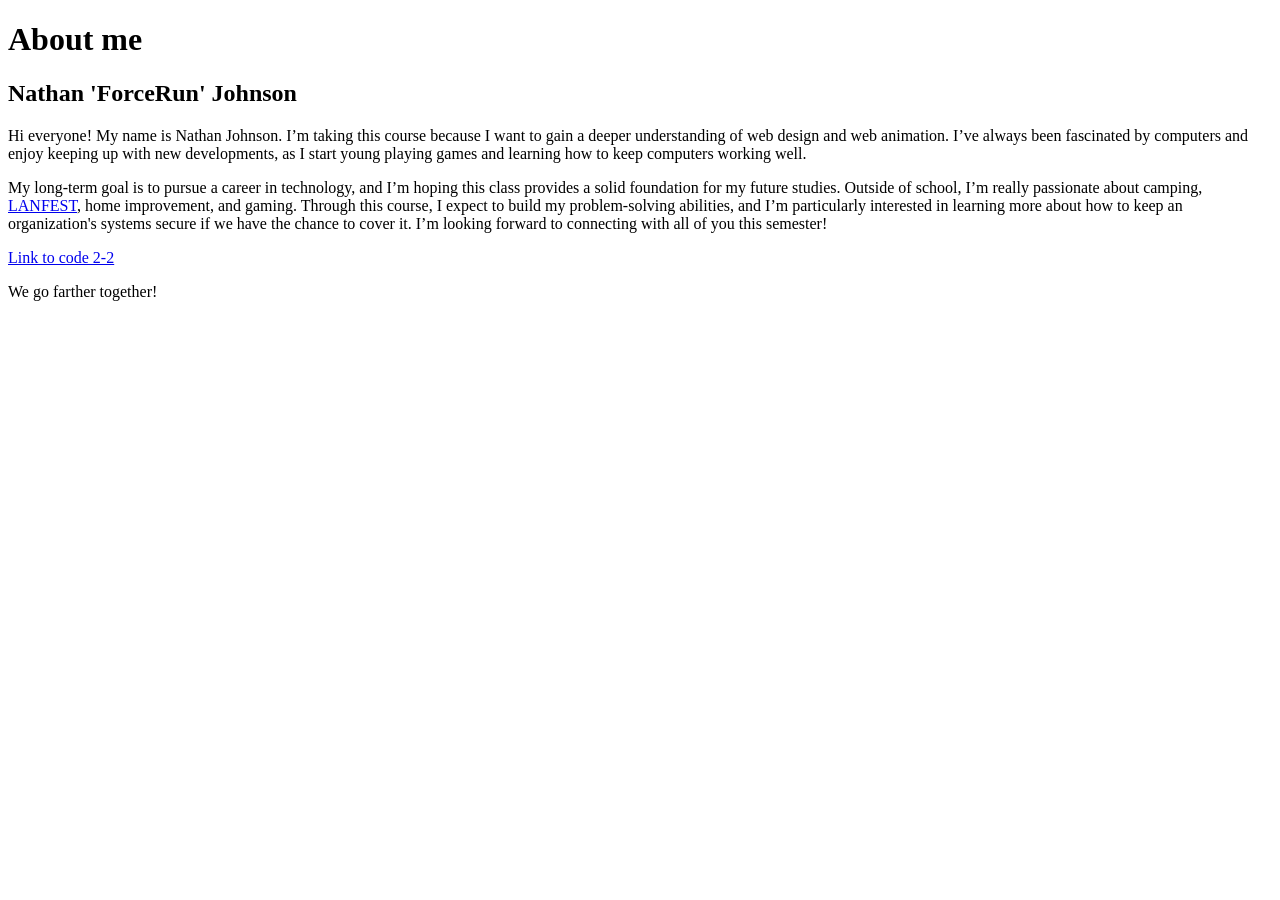
<file: index.html>
<!DOCTYPE html>
<html lang="en">
 <head>
   <!--
Home page for Nathan Johnson
 
  Author: Nathan Johnson
  Date: 09/3/2026
  Filename: code1-1.html
  -->
   <meta charset="utf-8" />
   <title>ForceRun Home Page</title>
<link rel="stylesheet" href="homedesigns.css">
  
 </head>
 <body>
  <header>
    <h1>About me</h1>
    <h2>Nathan 'ForceRun' Johnson </h2>
  </header> 
  <article>
   <p>Hi everyone! My name is Nathan Johnson. I’m taking this course because I want to gain a deeper understanding of web design and web animation. I’ve always been fascinated by computers and enjoy keeping up with new developments, as I start young playing games and learning how to keep computers working well. 
</p>
 
<p>
My long-term goal is to pursue a career in technology, and I’m hoping this class provides a solid foundation for my future studies. Outside of school, I’m really passionate about camping, <a href="lanfest.com"> LANFEST</a>, home improvement, and gaming. Through this course, I expect to build my problem-solving abilities, and I’m particularly interested in learning more about how to keep an organization's systems secure if we have the chance to cover it. I’m looking forward to connecting with all of you this semester!
</p>

  <p>
   <a href="code2-2/code2-2.html"> Link to code 2-2</a>
  </p>
</article>
  <footer>
      <p>We go farther together!</p>
  </footer>
 </body>
</html>
</file>
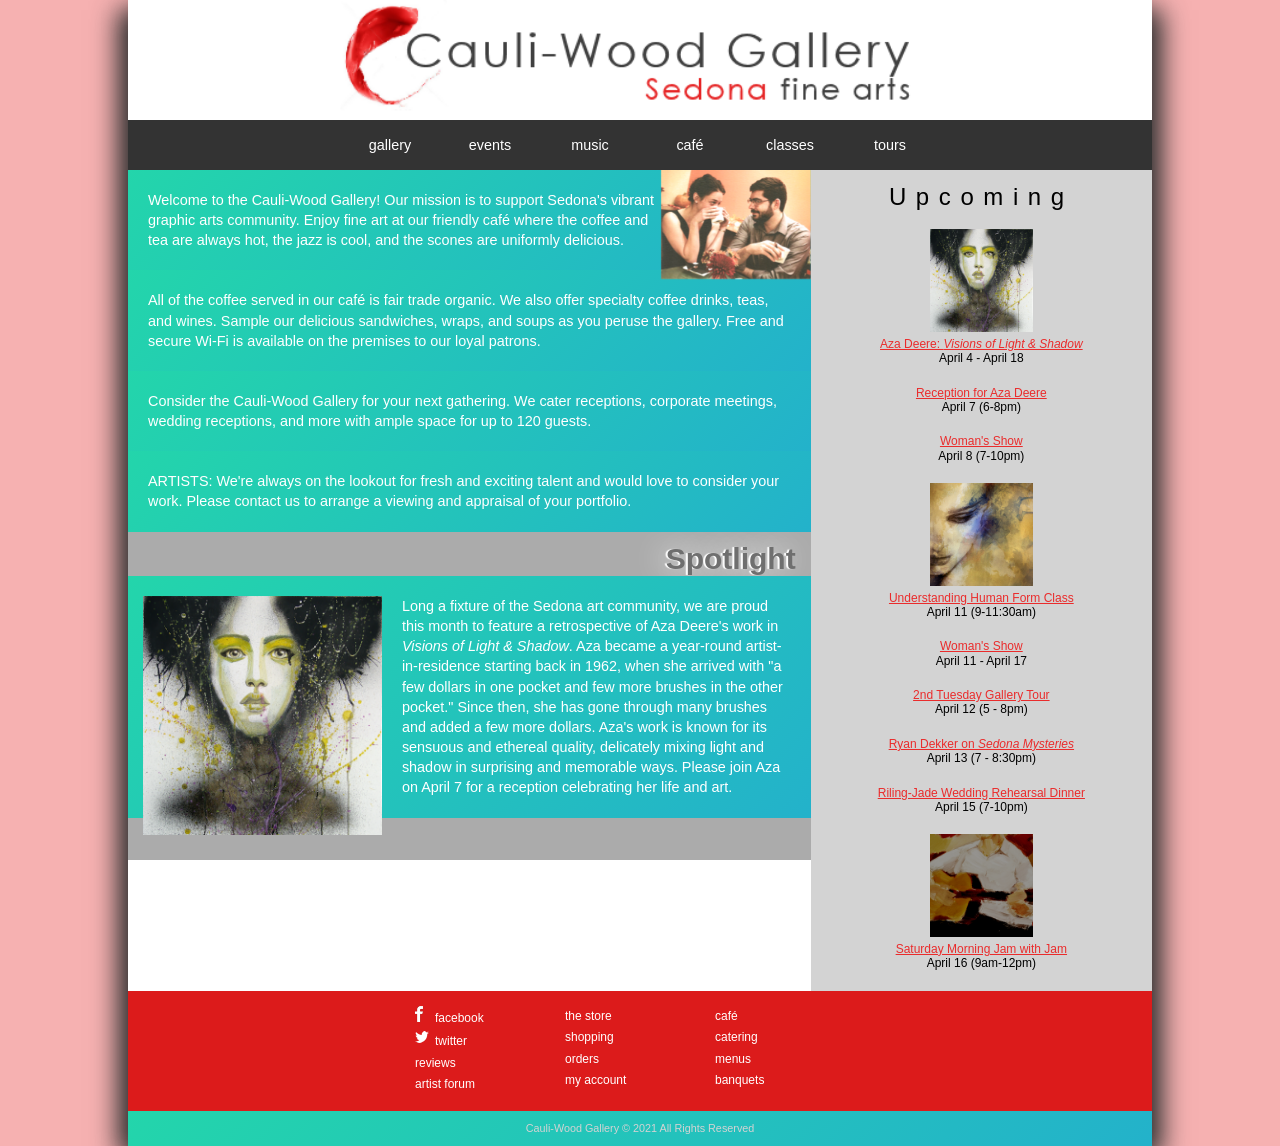
<file: cauli/cw_home.html>
<!DOCTYPE html>
<html lang="en">
<head>
   <!--
    New Perspectives on HTML5 and CSS3, 8th Edition
    Tutorial 5
    Case Problem 2
    
    Cauli-Wood Gallery home page
    Author: Nathan Johnson
    Date:   10/05/2026

    Filename: cw_home.html
   -->
   
   <title>Cauli-Wood Gallery</title>
   <meta charset="utf-8" />

   <meta name="viewport" content="width=device-width, initial-scale=1.0">

   <link href="cw_reset.css" rel="stylesheet" />
   <link href="cw_styles.css" rel="stylesheet" />
   <link href="cw_rotate.css" rel="stylesheet" />
</head>

<body>
   <header>
      <img src="cw_logo.png" alt="Cauli-Wood Gallery" id="logoImage" />
      <nav id="top">
         <ul>
            <li><a href="#">gallery</a></li>
            <li><a href="#">events</a></li>
            <li><a href="#">music</a></li>
            <li><a href="#">caf&eacute;</a></li>
            <li><a href="#">classes</a></li>
            <li><a href="#">tours</a></li>
         </ul>
      </nav>
   </header>
   <article>
      <p id="links"> <a href="tel:+19285551615">(928) 555-1615</a><a href="mailto:sofiafonte@example.com/cw">email</a> </p>
       <img id="pic7" src="cw_image07.png" alt="" /> <p>Welcome to the Cauli-Wood Gallery! 
         Our mission is to support Sedona's vibrant graphic arts community.
         Enjoy fine art at our friendly caf&eacute; where the coffee and tea 
         are always hot, 
         the jazz is cool, and the scones are uniformly delicious.</p>
      <p>All of the coffee served in our caf&eacute; is fair 
         trade organic. We also offer specialty coffee drinks, teas, and
         wines. Sample our delicious sandwiches, wraps, and soups as you peruse
         the gallery. Free and secure Wi-Fi is available on the premises to our 
         loyal patrons.</p>
      <p>Consider the Cauli-Wood Gallery for your next gathering. We cater 
         receptions, corporate meetings, wedding receptions, and more with 
         ample space for up to 120 guests.</p>
      <p>ARTISTS: We're always on the lookout for fresh and exciting talent and would love 
         to consider your work. Please contact us to arrange a viewing and appraisal 
         of your portfolio.</p>
      <section id="spotlight">
         <h1>Spotlight</h1>
         <img id="pic1" src="cw_image01.png" alt="" />
         <p>Long a fixture of the Sedona art community, we are proud this month
            to feature a retrospective of Aza Deere's work in <em>Visions of Light 
            &amp; Shadow</em>. Aza became a year-round
            artist-in-residence starting back in 1962, when she arrived
            with "a few dollars in one pocket and few more brushes in
            the other pocket." Since then, she has gone through many brushes
            and added a few more dollars. Aza's work is known for its sensuous and
            ethereal quality, delicately mixing light and shadow in 
            surprising and memorable ways. Please join Aza on April 7 for
            a reception celebrating her life and art.</p>
      </section>
   </article>
   <aside>
      <h1>Upcoming</h1>
      <dl>
         <dt><img src="cw_image01.png" alt="" /><a href="#">Aza Deere: <em>Visions of Light &amp; Shadow</em></a></dt>
         <dd>April 4 - April 18 </dd>
 
         <dt><a href="#">Reception for Aza Deere</a></dt>          
         <dd>April 7 (6-8pm)</dd> 
                 
         <dt><a href="#">Woman's Show</a></dt>
         <dd>April 8 (7-10pm)</dd>  
         
         <dt><img src="cw_image05.png" alt="" /><a href="#">Understanding Human Form Class</a></dt>
         <dd>April 11 (9-11:30am)</dd>
         
         <dt><a href="#">Woman's Show</a></dt>
         <dd>April 11 - April 17</dd>
         
         <dt><a href="#">2nd Tuesday Gallery Tour</a></dt>
         <dd>April 12 (5 - 8pm)</dd>
         
         <dt><a href="#">Ryan Dekker on <em>Sedona Mysteries</em></a></dt>
         <dd>April 13 (7 - 8:30pm)</dd>
         
         <dt><a href="#">Riling-Jade Wedding Rehearsal Dinner</a></dt>
         <dd>April 15 (7-10pm)</dd> 
         
         <dt><img src="cw_image03.png" alt="" /><a href="#">Saturday Morning Jam with Jam</a></dt>
         <dd>April 16 (9am-12pm)</dd>
      </dl>
   </aside>
   <footer>
      <nav id="bottom">
         <ul>
            <li><a href="#"><img id="fbicon" src="fbicon.png" alt="" />facebook</a></li>
            <li><a href="#"><img id="twittericon" src="twittericon.png" alt="" />twitter</a></li>
            <li><a href="#">reviews</a></li>
            <li><a href="#">artist forum</a></li>
         </ul>
         <ul>
            <li><a href="#">the store</a></li>
            <li><a href="#">shopping</a></li>
            <li><a href="#">orders</a></li>
            <li><a href="#">my account</a></li>
         </ul>
         <ul>
            <li><a href="#">caf&eacute;</a></li>
            <li><a href="#">catering</a></li>
            <li><a href="#">menus</a></li>
            <li><a href="#">banquets</a></li>
         </ul>
      </nav>
      <p>Cauli-Wood Gallery &copy; 2021 All Rights Reserved</p>
   </footer>
</body>
</html>
</file>
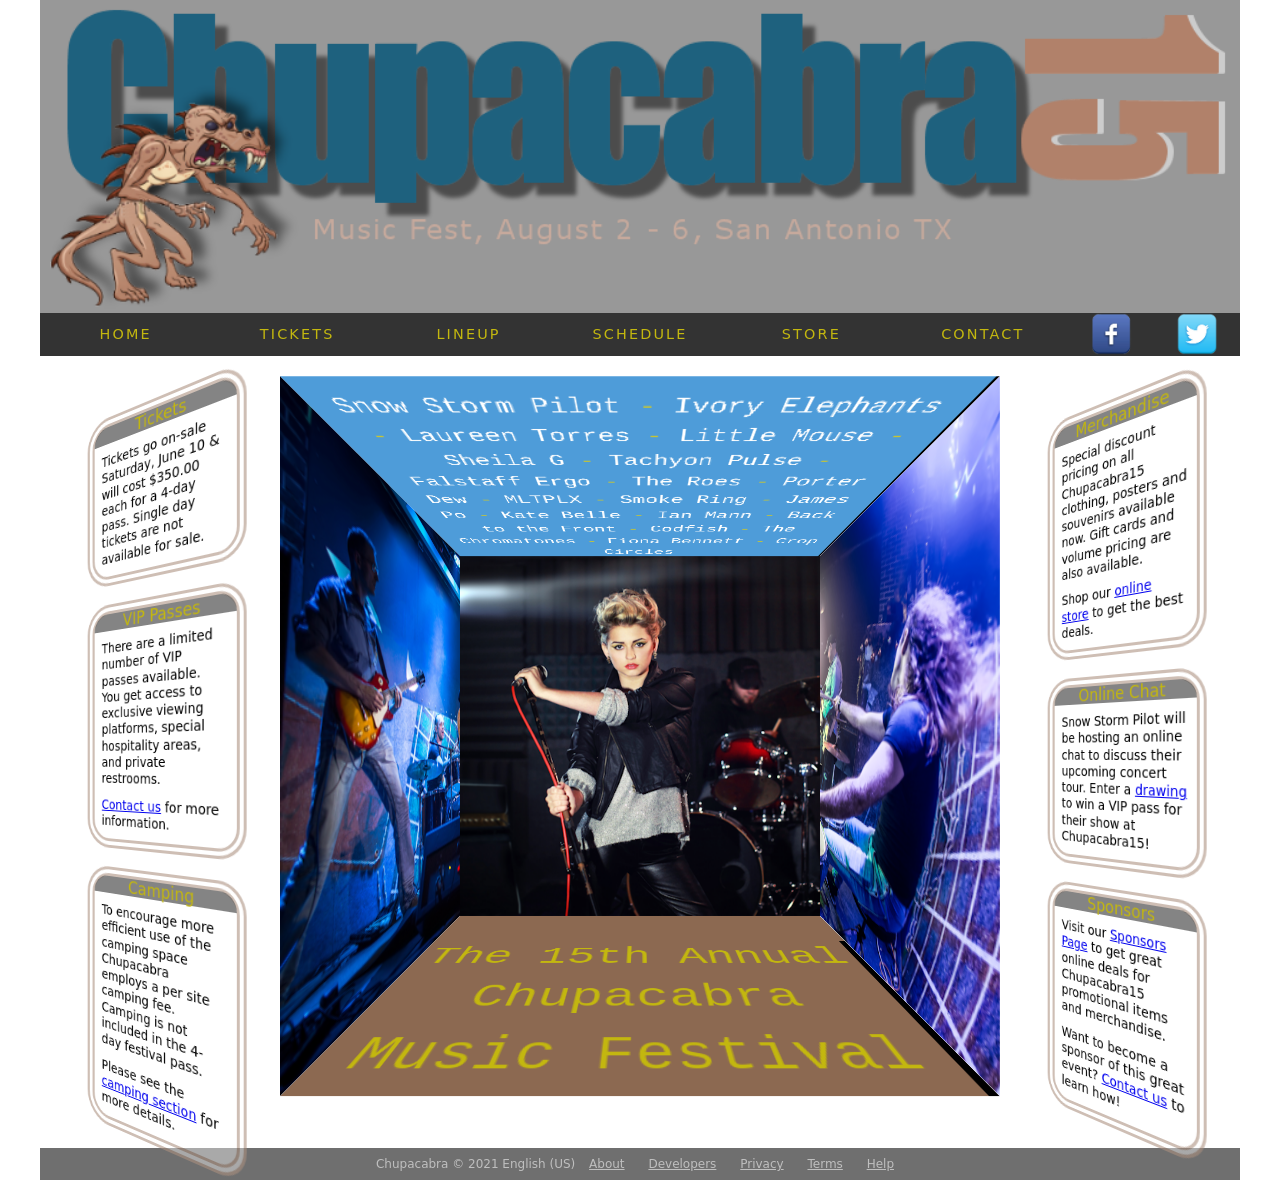
<file: chupacabra/cf_home.html>
<!DOCTYPE html>
<html lang="en">
<head>
   <!--
    New Perspectives on HTML5 and CSS3, 8th Edition
    Tutorial 4
    Case Problem 2
    
    Chupacabra 15 Home Page
    Author: Nathan Johnson
    Date:   09/23/2026

    Filename: cf_home.html
   -->
   <meta charset="utf-8" />
   <title>Chupacabra 15 Festival</title>
   <link href="cf_reset.css" rel="stylesheet" />
   <link href="cf_layout.css" rel="stylesheet" />
   <link href="cf_effects.css" rel="stylesheet" />
</head>

<body>
   <header>
      <img src="cf_logo.png" alt="Chupacabra 15" />
      <nav class="horizontal">
         <ul>
            <li><a href="#">HOME</a></li>
            <li><a href="#">TICKETS</a></li>
            <li><a href="#">LINEUP</a></li>
            <li><a href="#">SCHEDULE</a></li>
            <li><a href="#">STORE</a></li>
            <li><a href="#">CONTACT</a></li>
            <li><a href="#"><img src="cf_facebook.png" alt="facebook" /></a></li>
            <li><a href="#"><img src="cf_twitter.png" alt="twitter" /></a></li>
         </ul>
      </nav>
   </header>
   
   <section id="left">
      <aside>
         <h1>Tickets</h1>
         <p>Tickets go on-sale Saturday, June 10 &amp; will cost $350.00 each for 
            a 4-day pass. Single day tickets are not available for sale.</p>
      </aside>
      <aside>
         <h1>VIP Passes</h1>
         <p>There are a limited number of VIP passes available. You get access to 
            exclusive viewing platforms, special hospitality areas, and private restrooms.</p>
         <p><a href="#">Contact us</a> for more information.</p>
      </aside>
      <aside>
         <h1>Camping</h1>
         <p>To encourage more efficient use of the camping space Chupacabra employs a
            per site camping fee. Camping is not included in the 4-day festival pass.</p>
         <p>Please see the <a href="#">camping section</a> for more details.</p>
      </aside>
   </section>
   <section id="center">
      <div id="cube">
      
         <div id="cube_bottom" class="cube_face">
            <h1>The 15th Annual Chupacabra Music Festival</h1>
         </div>
         
         <div id="cube_top" class="cube_face">
            <p>Snow Storm Pilot <span>-</span> Ivory Elephants <span>-</span> Laureen Torres 
            <span>-</span> Little Mouse <span>-</span> Sheila G <span>-</span> Tachyon Pulse 
            <span>-</span> Falstaff Ergo <span>-</span> The Roes <span>-</span> Porter Dew 
            <span>-</span> MLTPLX <span>-</span> Smoke Ring <span>-</span> James Po 
            <span>-</span> Kate Belle <span>-</span> Ian Mann <span>-</span> Back to the Front 
            <span>-</span> Codfish <span>-</span> The Chromatones <span>-</span> Fiona Bennett 
            <span>-</span> Crop Circles <br />
            &amp; MORE!!!! </p>
         </div>
         
         <div id="cube_left" class="cube_face">
            <img src="cf_photo1.png" alt="" />
         </div>
         
         <div id="cube_right" class="cube_face">
            <img src="cf_photo2.png" alt="" />
         </div>
         
         <div id="cube_front" class="cube_face">
            <img src="cf_photo3.png" alt="" />
         </div>
         
      </div>
   </section>
   
   <section id="right">
      <aside>
         <h1>Merchandise</h1>
         <p>Special discount pricing on all Chupacabra15 clothing, posters and
            souvenirs available now. Gift cards and volume pricing are also
            available.</p>
         <p>Shop our <a href="#">online store</a> to get the best deals.</p>
      </aside>
      <aside>
         <h1>Online Chat</h1>
         <p>Snow Storm Pilot will be hosting an online chat to discuss
            their upcoming concert tour. Enter a <a href="#">drawing</a> to win a VIP pass 
            for their show at Chupacabra15!</p>
      </aside>
      <aside>
         <h1>Sponsors</h1>
         <p>Visit our <a href="#">Sponsors Page</a> to get great online deals
            for Chupacabra15 promotional items and merchandise.</p>
         <p>Want to become a sponsor of this great event? <a href="#">Contact
            us</a> to learn how!</p>
      </aside>
   </section>
   
   <footer>
      Chupacabra &copy; 2021 English (US) <span> <a href="#">About</a> 
      <a href="#">Developers</a> <a href="#">Privacy</a> <a href="#">Terms</a> 
      <a href="#">Help</a> </span>
   </footer>
   
</body>
</html>
</file>
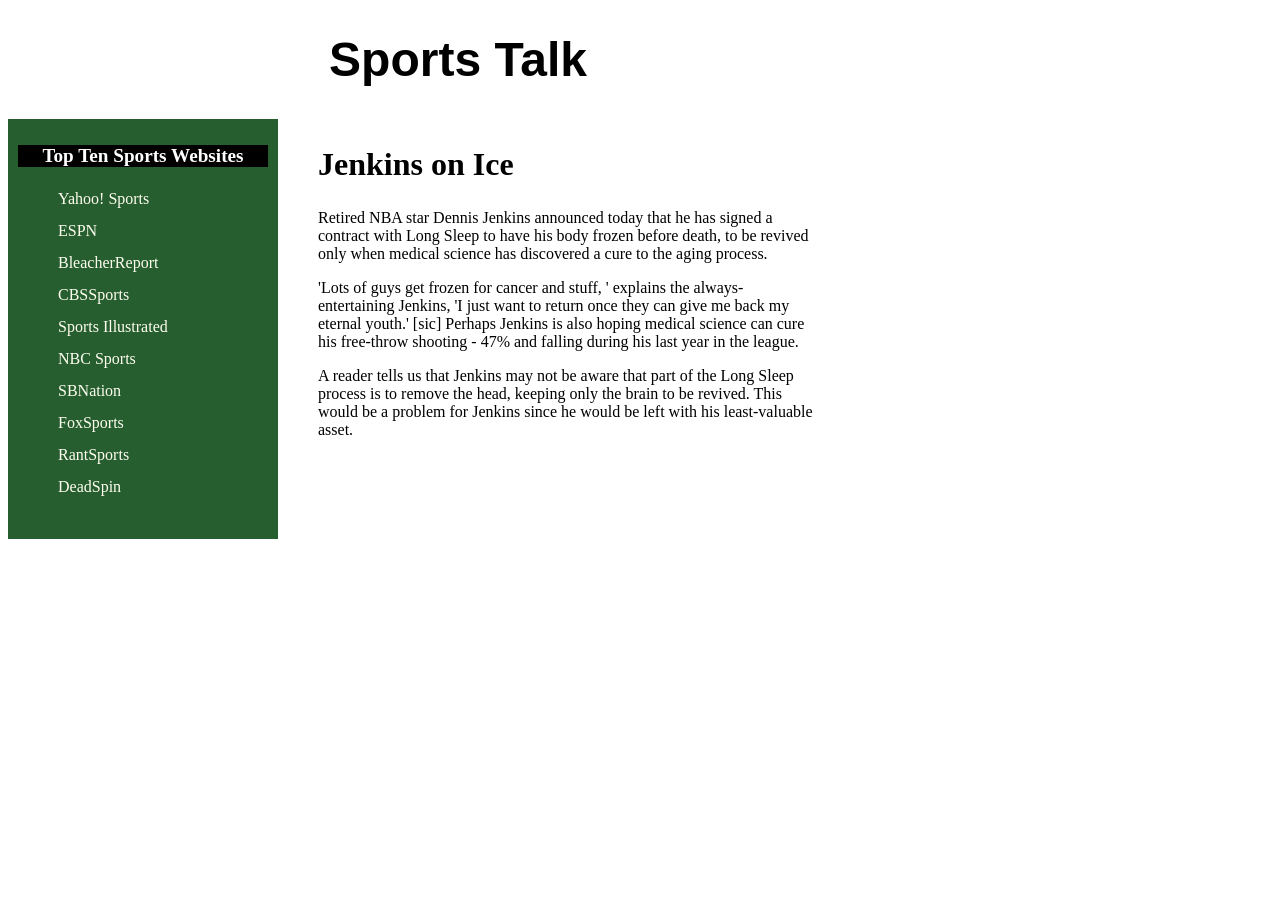
<file: code2-2/code2-2.html>
<!doctype html>
<html lang="en">
<head>
   <!--
   New Perspectives on HTML5 and CSS3, 8th Edition
   Tutorial 2
   Coding Challenge 2
   
   Author: Nathan Johnson
   Date: 09/01/2026
   Filename: code2-2.html
   -->
   <meta charset="utf-8">
   <title>Coding Challenge 2-2</title>
<link rel="stylesheet" href="code2-2.css">
<link rel="stylesheet" href="code2-2_layout.css">
</head>
<body>
   <header>
      <h1>Sports Talk</h1>
   </header>
   <nav>
      <h1>Top Ten Sports Websites</h1>
      <ul>
         <li><a href="www.sports.yahoo.com">Yahoo! Sports</a></li>
         <li><a href="www.espn.com">ESPN</a></li>
         <li><a href="www.bleacherreport.com">BleacherReport</a></li>
         <li><a href="www.cbssports.com">CBSSports</a></li>
         <li><a href="si.com">Sports Illustrated</a></li>
         <li><a href="www.nbcsports.com">NBC Sports</a></li>
         <li><a href="www.sbnation.com">SBNation</a></li>
         <li><a href="www.foxsports.com">FoxSports</a></li>
         <li><a href="www.rantsports.com">RantSports</a></li>
         <li><a href="www.deadspin.com">DeadSpin</a></li>
      </ul>
   </nav>
   <article>
      <h1>Jenkins on Ice</h1>
      <p>Retired NBA star Dennis Jenkins announced today that he has signed 
         a contract with Long Sleep to have his body frozen before death, to 
         be revived only when medical science has discovered a cure to the 
         aging process.</p>
      <p>'Lots of guys get frozen for cancer and stuff, ' explains the 
         always-entertaining Jenkins, 'I just want to return once they can give
         me back my eternal youth.' [sic] Perhaps Jenkins is also hoping medical 
         science can cure his free-throw shooting - 47% and falling during his 
         last year in the league.</p>
      <p>A reader tells us that Jenkins may not be aware that part of the Long 
         Sleep process is to remove the head, keeping only the brain to be revived. 
         This would be a problem for Jenkins since he would be left with his 
         least-valuable asset.</p>
   </article>
</body>
</html>
</file>
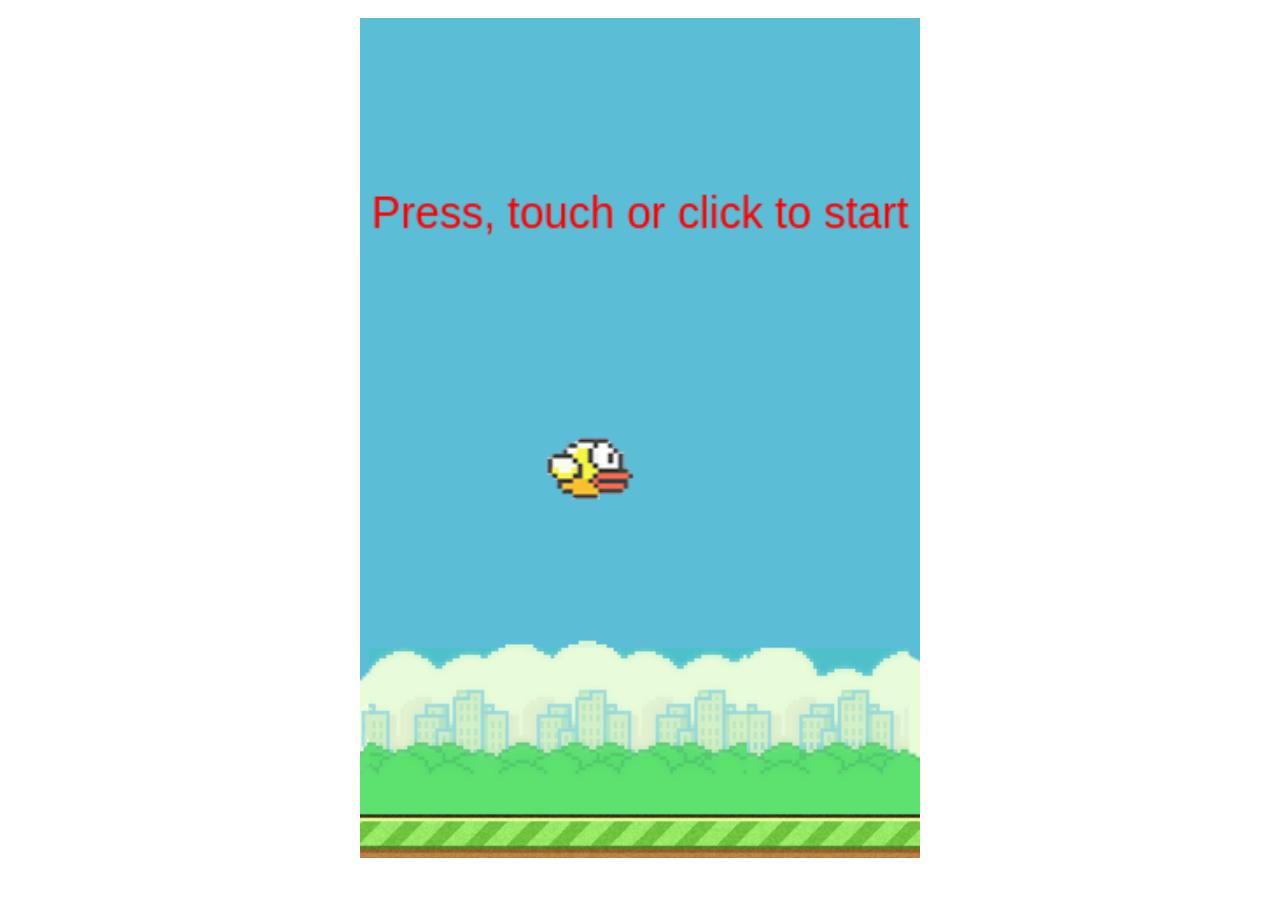
<file: game/Game.htm>
<html>
<head>
 <title>Mouse Bird</title>
   <meta charset="utf-8">
  <meta name="viewport" content="width=device-width, initial-scale=1">
  <link rel="stylesheet" href="Game_styles.css">
 <link href='https://fonts.googleapis.com/css?family=Pacifico' rel='stylesheet'>
 </head>
 <body>
<canvas id="myCanvas" width=320 height=480
 style="background:url('back.png');  background-size: 100%; height: 95% " >
<script src="Game_script.js"></script>
</body>
</html>
</file>
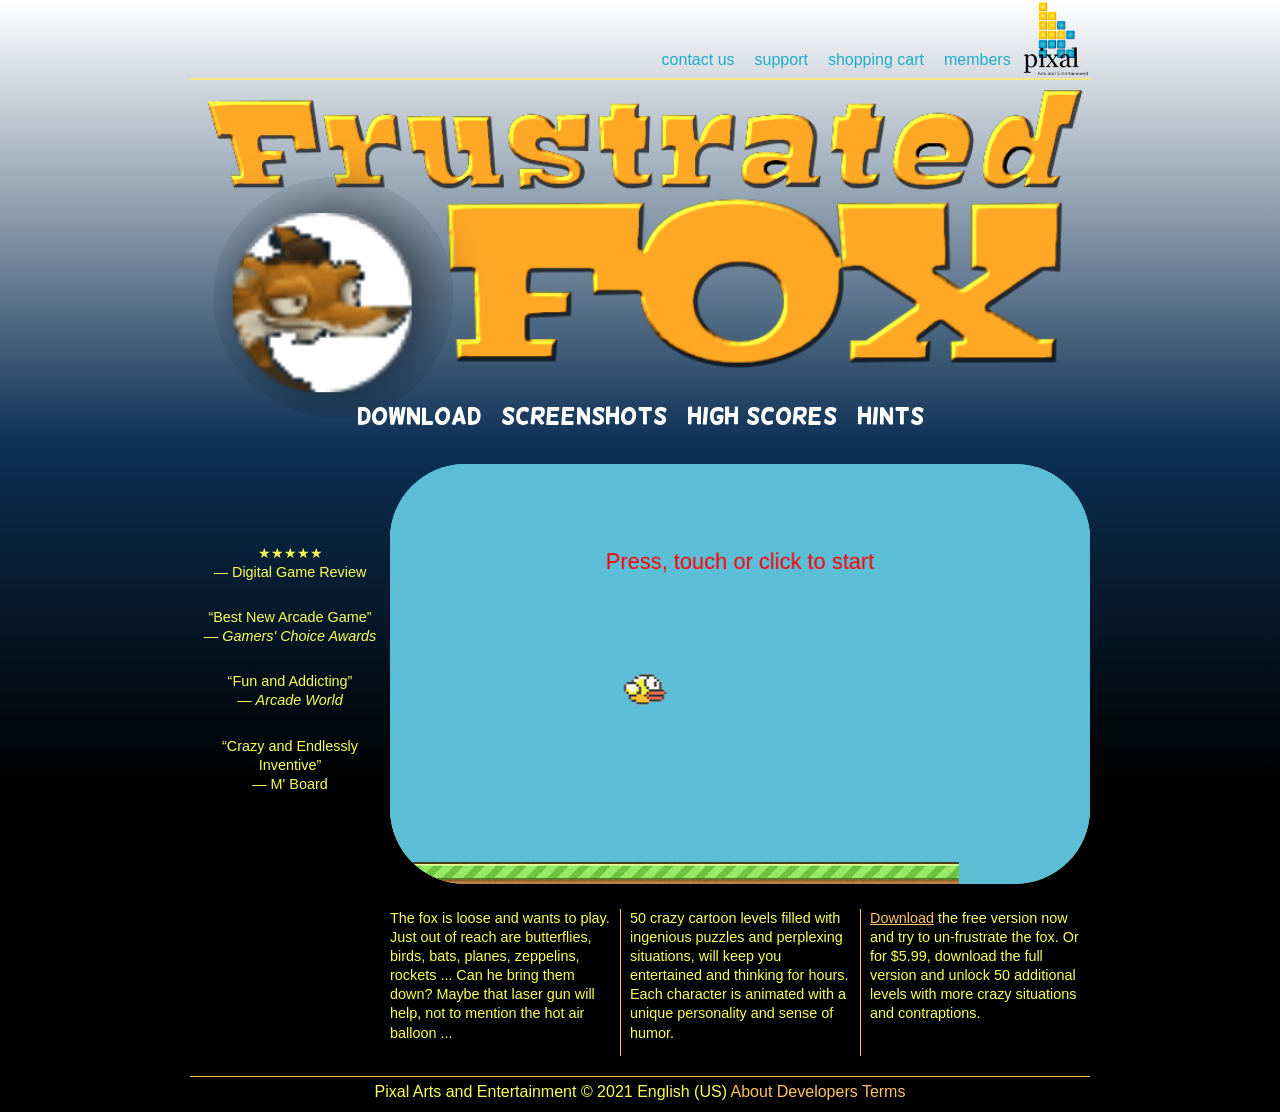
<file: game/paa_game.html>
<!DOCTYPE html>
<html lang="en">
<head>
   <!--
         New Perspectives on HTML and CSS, 8th Edition
      Tutorial 8
      Case Problem 2

      Pixal Arts and Entertainment
      Author: Nathan Johnson
      Date:   10/28/2026

      Filename:   pa_game.html

   -->
   
   <meta charset="utf-8" /> 
   <title>Pixal Arts and Entertainment: Frustrated Fox</title>
   <link href="paa_reset.css" rel="stylesheet" />
   <link href="paa_styles.css" rel="stylesheet" />
   <link href="paa_animate.css" rel="stylesheet" />
   <link href='https://fonts.googleapis.com/css?family=Pacifico' rel='stylesheet'>
</head>

<body>
   <header>
      <nav class="horizontal" id="topLinks">
         <img src="paa_logo.png" alt="Pixal Arts and Entertainment" id="companyLogo" />      
         <ul>
            <li><a href="#">members</a></li>
            <li><a href="#">shopping cart</a></li>
            <li><a href="#">support</a></li>
            <li><a href="#">contact us</a></li>
         </ul>
      </nav>
      <img src="paa_game.png" alt="Frustrated Fox" id="gameLogo" />
      <nav class="horizontal" id="gameLinks">
         <ul>
            <li><a href="#">download</a></li>
            <li><a href="#">screenshots</a></li>
            <li><a href="#">high scores</a></li>
            <li><a href="#">hints</a></li>
         </ul>
      </nav>
   </header>

   <section>
   
      <aside>
         <p>&#9733;&#9733;&#9733;&#9733;&#9733;<br />
            &mdash; Digital Game Review</p> 
         <p>&ldquo;Best New Arcade Game&rdquo;<br />
            &mdash; <em>Gamers' Choice Awards</em></p>    
         <p>&ldquo;Fun and Addicting&rdquo;<br />
            &mdash; <em>Arcade World</em></p>
         <p>&ldquo;Crazy and Endlessly Inventive&rdquo;<br />
            &mdash; M' Board</p>
      </aside>
      
      <div id="gameBox">
	  <canvas id="myCanvas" width=800 height=480 style="background:url('back.png'); background-size: 100%; height: 100% " >: 
	  
<script src="Game_script.js" defer></script>
      </div>
      
      <article>
         <p>The fox is loose and wants to play. Just out of reach
            are butterflies, birds, bats, planes, zeppelins, rockets ...
            Can he bring them down? Maybe that laser
            gun will help, not to mention the hot air balloon ...
         </p>
         <p>50 crazy cartoon levels filled with ingenious puzzles and
            perplexing situations, will keep you 
            entertained and thinking for hours. Each character is animated 
            with a unique personality and sense of humor.
         </p>
         <p><a href="#">Download</a> the free version now and try to un-frustrate
            the fox. Or for $5.99, download the full version and unlock
            50 additional levels with more crazy situations and
            contraptions.</p>
      </article>
   </section>

   <footer>
      Pixal Arts and Entertainment &copy; 2021 English (US) <span> <a href="#">About</a> <a href="#">Developers</a> <a href="#">Terms</a> </span>
   </footer>
</body>
</html>
</file>
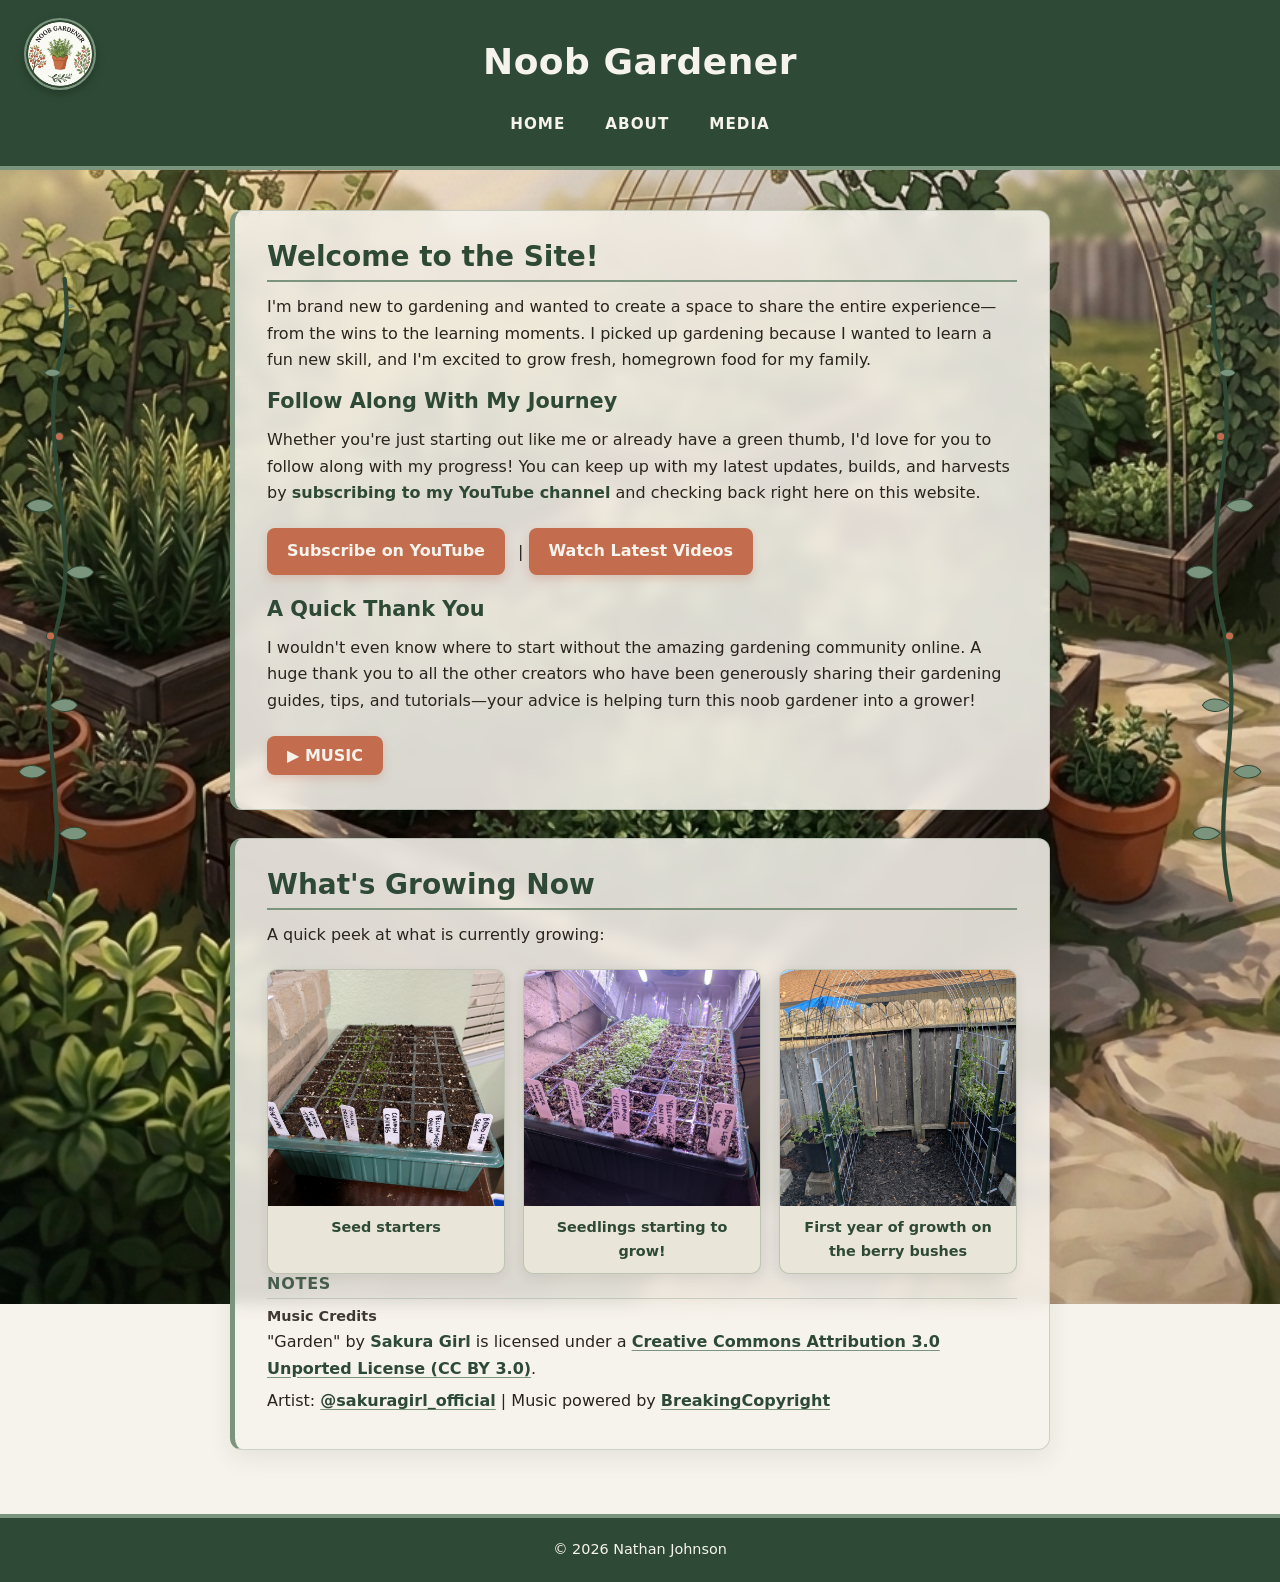
<file: garden/garden-home.html>
<!doctype html>
<html lang="en">
<head>
   <!--
	Noob Gardener
   Author: Nathan Johnson
   Date: 11/19/2026
   Filename: garden-home.html
   -->
   <meta charset="utf-8">
   <meta name="viewport" content="width=device-width, initial-scale=1.0">

   <title>Noob Gardener</title>
<link rel="stylesheet" href="garden-home-style.css">

</head>
<body>
   <header>
	  <a href="garden-home.html" class="header-logo" aria-label="Noob Gardener Home">
		<img src="images/logo.jpg" alt="Noob Gardener Logo">
	  </a>
	  <h1>Noob Gardener</h1>
	  <nav><ul>
         <li><a href="garden-home.html">HOME</a></li>
         <li><a href="garden-about.html">ABOUT</a></li>
         <li><a href="garden-media.html">MEDIA</a></li>
      </ul></nav>
   </header>
  
   <main>
      <section class="welcome-section">
         <h2>Welcome to the Site!</h2>

         <p>
            I'm brand new to gardening and wanted to create a space to share the entire experience—from the wins to the learning moments. I picked up gardening because I wanted to learn a fun new skill, and I'm excited to grow fresh, homegrown food for my family.
         </p>

         <h3>Follow Along With My Journey</h3>
         <p>
            Whether you're just starting out like me or already have a green thumb, I'd love for you to follow along with my progress! You can keep up with my latest updates, builds, and harvests by <strong>subscribing to my YouTube channel</strong> and checking back right here on this website.
         </p>
         <p>
            <a href="https://www.youtube.com/@NoobGardenerAmI" target="_blank" rel="noopener noreferrer">Subscribe on YouTube</a> | 
            <a href="garden-media.html">Watch Latest Videos</a>
         </p>
	
	<!-- Audio file (hidden from view) -->


         <h3>A Quick Thank You</h3>
         <p>
            I wouldn't even know where to start without the amazing gardening community online. A huge thank you to all the other creators who have been generously sharing their gardening guides, tips, and tutorials—your advice is helping turn this noob gardener into a grower!
         </p>
		 	<audio id="bg-music" loop>
		<source src="media/Garden.mp3" type="audio/mpeg">
	</audio>

	<button id="music-btn" onclick="toggleMusic()">▶ MUSIC</button>
	<audio id="bg-music" src="media/Garden.mp3" loop></audio>

      </section>
	  
	  <section>
  <h2>What's Growing Now</h2>
  <p>A quick peek at what is currently growing:</p>
  <div class="photo-grid">
    <figure class="photo-item">
      <img src="images/seed-starters.jpg" alt="Seed starters">
      <figcaption>Seed starters</figcaption>
    </figure>
    <figure class="photo-item">
      <img src="images/seedlingsgrowth.jpg" alt="Seedlings starting to grow!">
      <figcaption>Seedlings starting to grow!</figcaption>
    </figure>
    <figure class="photo-item">
      <img src="images/bushes.jpg" alt="First year of growth on the berry bushes">
      <figcaption>First year of growth on the berry bushes</figcaption>
    </figure>
  </div>
  <div class="notes">
    <h2>Notes</h2>
  <h3>Music Credits</h3>
  <p>
    "Garden" by <strong>Sakura Girl</strong> is licensed under a 
    <a href="https://www.youtube.com/redirect?event=video_description&redir_token=QUlxb01IWkkzSGoxZkwtTkNDanNNX3pPR084LXxBQnJ0NjlsOXVKWUlIQ2V0Y2w3ZUxxLUcwdXl3cFRodkplbDN1WDU0YUtfa0pkYmNLUmdpUDh0dUhFZk5YMlJFSFYxVFlDUHRjN3NQRENRenVOZXI1bWNTdzNCRTBjQVFuMG01&q=https%3A%2F%2Fcreativecommons.org%2Flicenses%2Fby%2F3.0%2F&v=JfdakgnQdDA" target="_blank" rel="noopener noreferrer">Creative Commons Attribution 3.0 Unported License (CC BY 3.0)</a>.
  </p>
  <p>
    Artist: <a href="https://youtube.com" target="_blank" rel="noopener noreferrer">@sakuragirl_official</a> | 
    Music powered by <a href="https://breakingcopyright.com" target="_blank" rel="noopener noreferrer">BreakingCopyright</a>
  </p>
</div>
</section>
   </main>
   <script src="garden-home-script.js" defer></script>
   <script src="music.js" defer></script>
<footer>
<p>&copy; 2026 Nathan Johnson</p>
</footer>

</body>

</html>
</file>
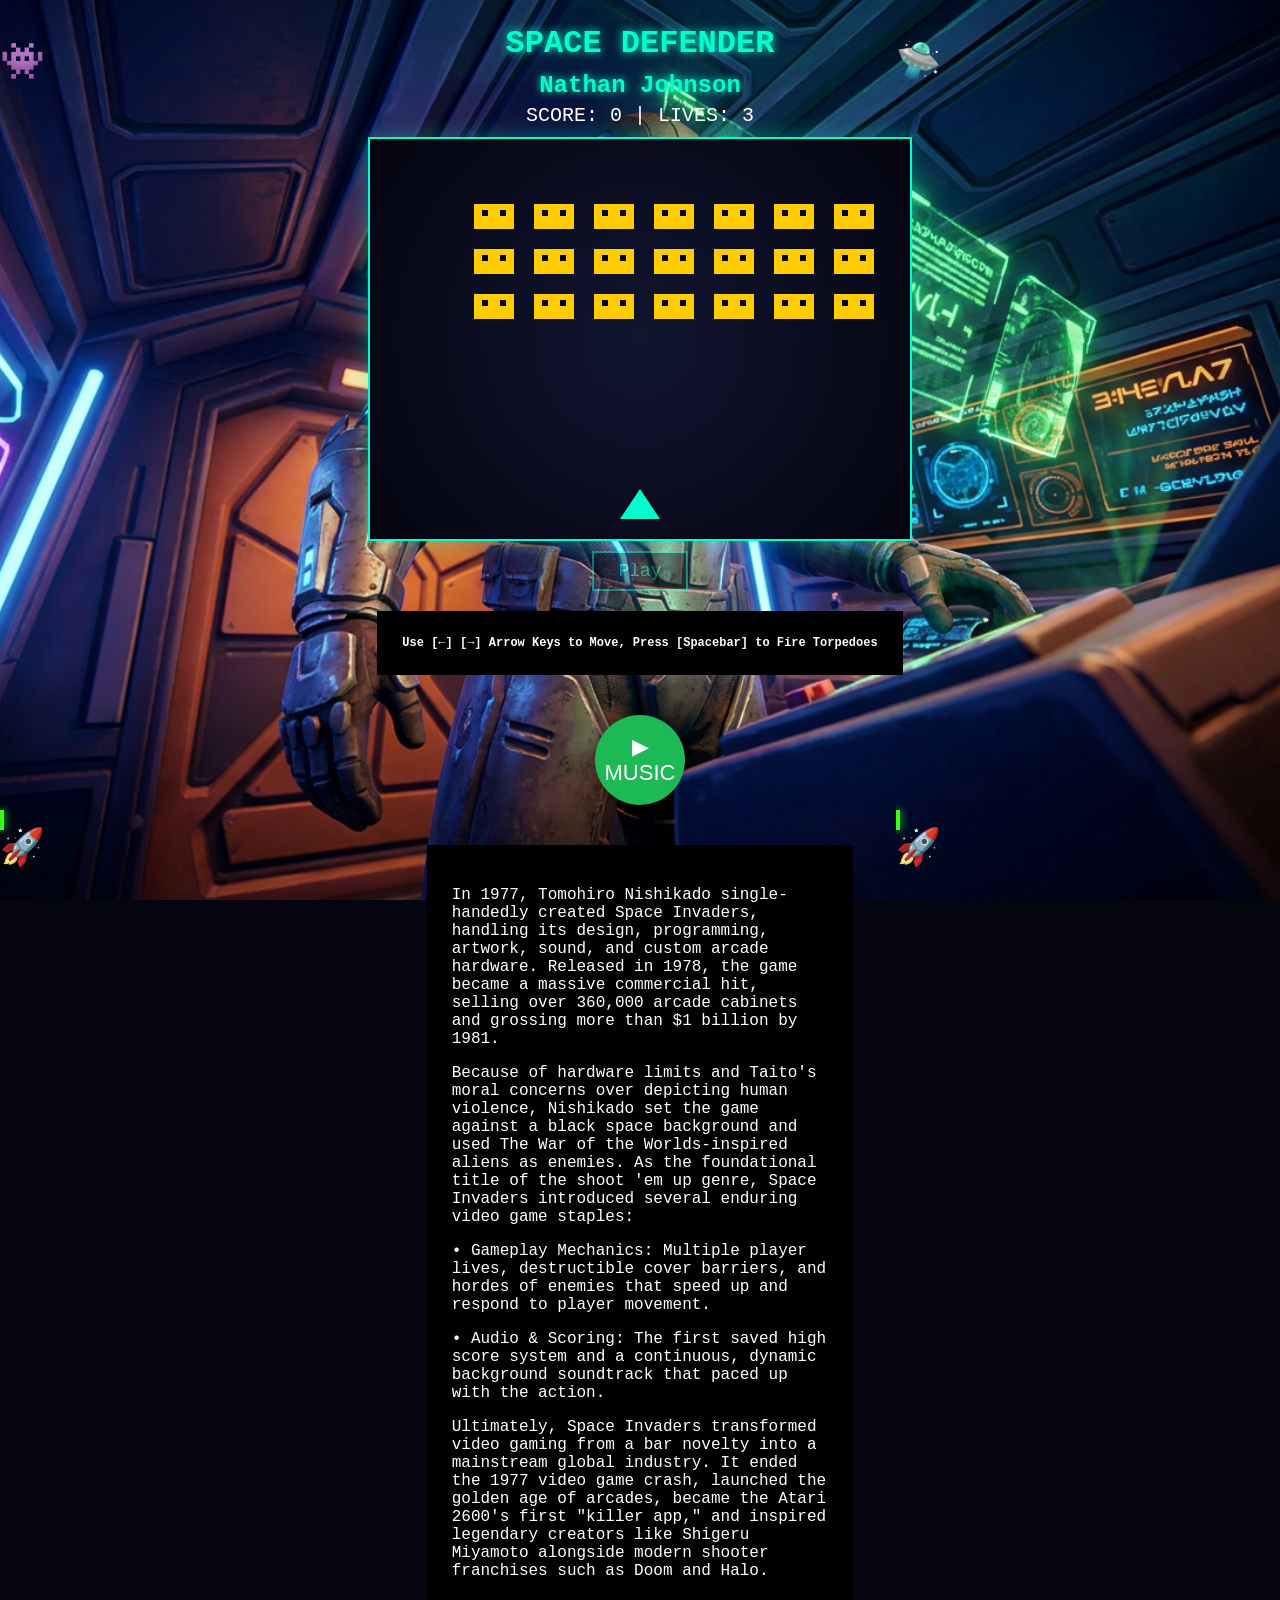
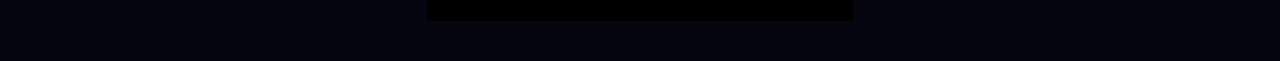
<file: sd/SpaceDefender.htm>
<!DOCTYPE html>
<html lang="en">
<head>
    <meta charset="UTF-8">
    <meta name="viewport" content="width=device-width, initial-scale=1.0">
    <title>Sci-Fi Space Defender</title>
    
	<link href="style.css" rel="stylesheet" />
</head>
<body>

    <h1>SPACE DEFENDER</h1>
	<h2>Nathan Johnson</h2>
    <div id="scoreboard">SCORE: <span id="score">0</span> | LIVES: <span id="lives">3</span></div>
    <canvas id="gameCanvas" width="540" height="400"></canvas>
        <button id="playAgain" disabled>Play</button>    <div class="instructions">Use [←] [→] Arrow Keys to Move, Press [Spacebar] to Fire Torpedoes</div>
<script src="script.js" defer></script>
    <div>
	<audio id="bg-music" src="background-soundtrack.mp3" loop></audio>

<button id="music-btn" class="play-button" aria-label="Play Music">
  ▶ MUSIC
</button>

	</div>
	<article>
	<p></p>
	<p>In 1977, Tomohiro Nishikado single-handedly created Space Invaders, handling its design, programming, artwork, sound, and custom arcade hardware. Released in 1978, the game became a massive commercial hit, selling over 360,000 arcade cabinets and grossing more than $1 billion by 1981.</p>
<p>Because of hardware limits and Taito's moral concerns over depicting human violence, Nishikado set the game against a black space background and used The War of the Worlds-inspired aliens as enemies. As the foundational title of the shoot 'em up genre, Space Invaders introduced several enduring video game staples:</p>
<p>• Gameplay Mechanics: Multiple player lives, destructible cover barriers, and hordes of enemies that speed up and respond to player movement.</p>
<p>• Audio & Scoring: The first saved high score system and a continuous, dynamic background soundtrack that paced up with the action.</p>
<p>Ultimately, Space Invaders transformed video gaming from a bar novelty into a mainstream global industry. It ended the 1977 video game crash, launched the golden age of arcades, became the Atari 2600's first "killer app," and inspired legendary creators like Shigeru Miyamoto alongside modern shooter franchises such as Doom and Halo.</p>
	</article>
	<!-- Left Side Arcade Animation -->
<div class="side-stage left-stage" aria-hidden="true">
  <div class="ufo">👾</div>
  <div class="laser"></div>
  <div class="tank">🚀</div>
</div>

<!-- Right Side Arcade Animation -->
<div class="side-stage right-stage" aria-hidden="true">
  <div class="ufo">🛸</div>
  <div class="laser"></div>
  <div class="tank">🚀</div>
</div>
	
</body>
</html>
</file>
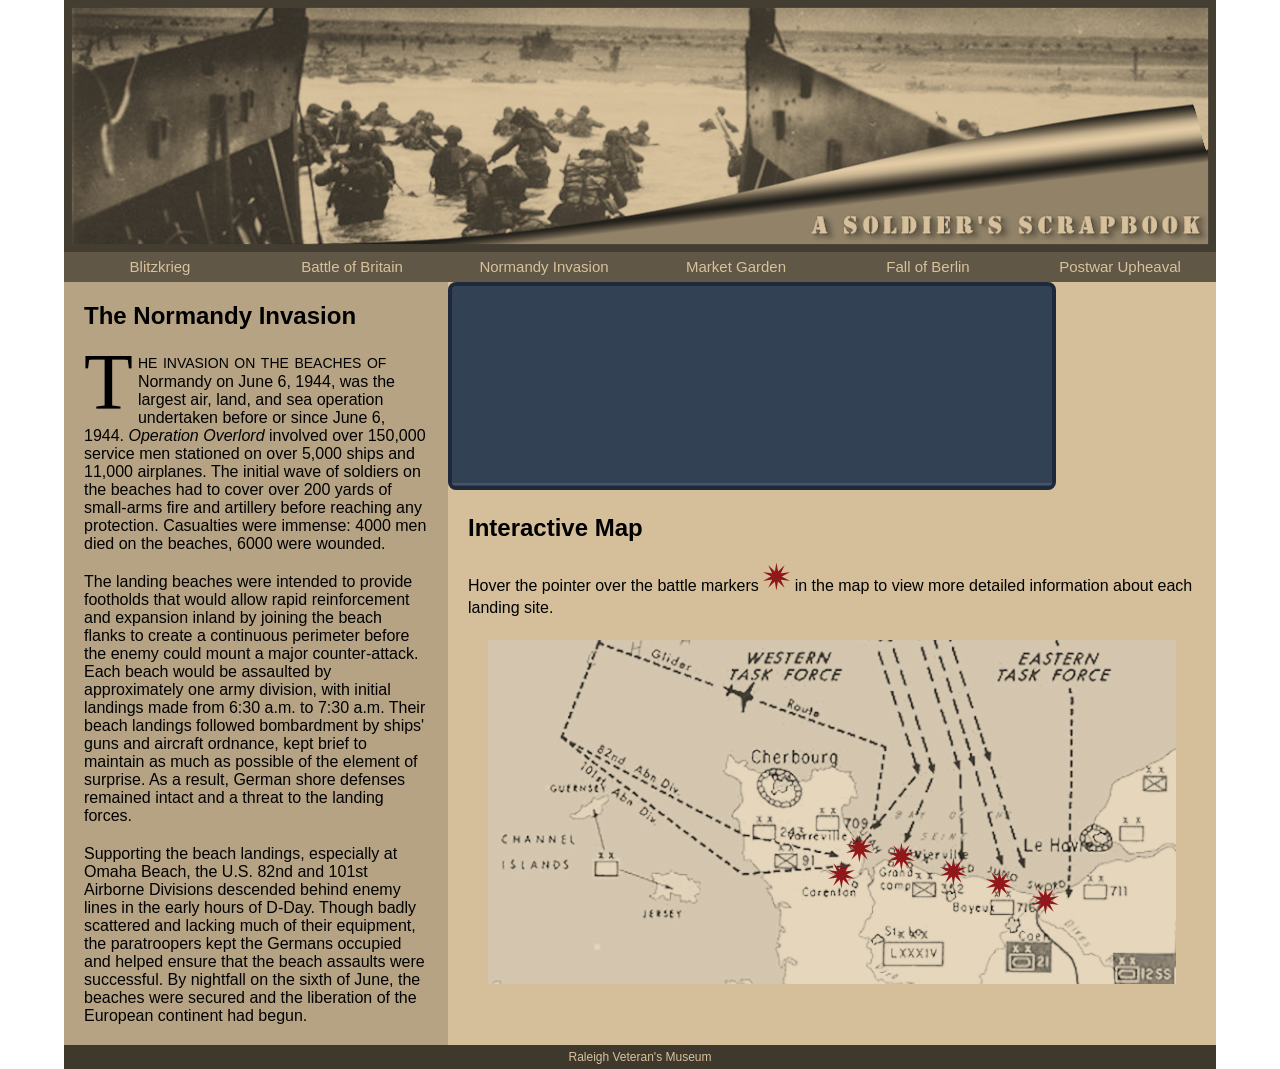
<file: soldier/ss_dday.html>
﻿<!DOCTYPE html>
<html lang="en">
<head>
   <!--
   New Perspectives on HTML5 and CSS3, 8th Edition
   Tutorial 3
   Case Problem 2
   
   Normandy Invasion Day 1 Page
   Author: Nathan Johnson
   Date:   09/09/2026
   
   Filename: ss_dday.html
   -->
   <meta charset="utf-8" />
   <title>Normandy Invasion: Day 1</title>
<link href="ss_styles.css" rel="stylesheet" />
<link href="ss_layout.css" rel="stylesheet" />

<style>
        canvas { background: #334155; border: 4px solid #1e293b; border-radius: 8px; }
    
</style>
</head>

<body>
   <header>
      <img src="ss_logo.png" alt="A Soldier's Scrapbook" />
      <nav class="horizontal">
         <ul>
            <li><a href="#">Blitzkrieg</a></li>
            <li><a href="#">Battle of Britain</a></li>
            <li><a href="#">Normandy Invasion</a></li>
            <li><a href="#">Market Garden</a></li>
            <li><a href="#">Fall of Berlin</a></li>
            <li><a href="#">Postwar Upheaval</a></li>
         </ul>
      </nav>
   </header>
<canvas id="marchCanvas" width="600" height="200"></canvas>
<script>
  const canvas = document.getElementById('marchCanvas');
  const ctx = canvas.getContext('2d');

  const soldierSprite = new Image();
  soldierSprite.src = 'Run.png'; 

  // Base asset dimensions
  const frameWidth = 86;
  const frameHeight = 160; 
  
  // FIX: Scale down to 0.9 so the 160px height fits nicely inside the 200px canvas height
  const scale = 0.9;       
  
  const totalFrames = 8; 
  let currentFrame = 0;
  let posX = -frameWidth * scale; 
  
  // FIX: Position the sprite vertically so it sits perfectly on the bottom frame edge
  const posY = canvas.height - (frameHeight * scale) - 2; 
  
  let gameFrameCount = 0;
  const animationSpeed = 9; 

  function animate() {
    ctx.clearRect(0, 0, canvas.width, canvas.height);

    // Draw ground line dynamically pinned near the bottom of the frame
    ctx.strokeStyle = '#475569';
    ctx.lineWidth = 2;
    ctx.beginPath();
    ctx.moveTo(0, posY + (frameHeight * scale));
    ctx.lineTo(canvas.width, posY + (frameHeight * scale));
    ctx.stroke();

    // Draw the scaled-down sprite
    ctx.drawImage(
      soldierSprite,
      currentFrame * frameWidth, 
      0, 
      frameWidth, 
      frameHeight, 
      posX, 
      posY, 
      frameWidth * scale, 
      frameHeight * scale
    );

    // Advance position across the new 600px wide track
    posX += 1.5;
    if (posX > canvas.width) posX = -frameWidth * scale; 

    gameFrameCount++;
    if (gameFrameCount % animationSpeed === 0) {
      currentFrame = (currentFrame + 1) % totalFrames;
    }

    requestAnimationFrame(animate);
  }

  soldierSprite.onload = () => {
    animate();
  };
</script>
   

   
   <article>
      <h1>The Normandy Invasion</h1>
      <p>The invasion on the beaches of Normandy on June 6, 1944, was the largest air, land, and sea operation 
         undertaken before or since June 6, 1944. <em>Operation Overlord</em> involved over 150,000 service
         men stationed on over 5,000 ships and 11,000 airplanes. The initial wave of soldiers on the beaches
         had to cover over 200 yards of small-arms fire and artillery before reaching any protection.
         Casualties were immense: 4000 men died on the beaches, 6000 were wounded.</p>
      <p>The landing beaches were intended to provide footholds that would allow rapid reinforcement and expansion 
         inland by joining the beach flanks to create a continuous perimeter before the enemy could mount a 
         major counter-attack. Each beach would be assaulted by approximately one army division, with 
         initial landings made from 6:30 a.m. to 7:30 a.m. Their beach landings followed bombardment by 
         ships' guns and aircraft ordnance, kept brief to maintain as much as possible of the element of 
         surprise. As a result, German shore defenses remained intact and a threat to the landing forces.</p>
      <p>Supporting the beach landings, especially at Omaha Beach, the U.S. 82nd and 101st Airborne Divisions 
         descended behind enemy lines in the early hours of D-Day. Though badly scattered and lacking much of 
         their equipment, the paratroopers kept the Germans occupied and helped ensure that the beach assaults 
         were successful. By nightfall on the sixth of June, the beaches were secured and the liberation of 
         the European continent had begun.</p>
   </article>
   <aside>
      <h1>Interactive Map</h1>
      <p>Hover the pointer over the battle markers <img src="ss_marker.png" alt="" /> in the map to
         view more detailed information about each landing site.</p>
         
      <div id="battleMap">
         <img src="ss_map.png" id="mapImage" alt="battle map" />
         <a id="marker1" class="battleMarkers" href="#marker1"><img src="ss_marker.png" alt="" /></a>
         <div class="mapInfo" id="info1">
            <h2>Sainte-M&egrave;re-&Eacute;glise</h2>
            <p>The 82nd Infantry Division mistakenly landed directly in the town of Sainte-M&egrave;re-&Eacute;glise 
               at 1:40 a.m., resulting in heavy casualties. Burning buildings illuminated the night sky, making
               the defenseless paratroopers easy targets and the down-draft from the flames sucked several men
               into the fires. Other troopers were caught hanging from trees and utility poles and shot before 
               they could cut themselves loose.</p>
            <p>However, the Germans were confused by conflicting reports of allied landings and attacks and
               retired in the middle of the night. This contributed to the ease by which the 505th PIR took
               the town by 5:00 a.m. The lightly armed troops held the town against heavy German 
               counter-attacks, finally securing it on June 7th with help from tanks sent from nearby
               Utah Beach.</p>
         </div>
         
         <a id="marker2" class="battleMarkers" href="#marker2"><img src="ss_marker.png" alt="" /></a>
         <div class="mapInfo" id="info2">
            <h2>Utah Beach</h2>
            <p>Utah Beach was a staging area to secure the important port facilities at Cherbourg. It was added
               later in the D-Day planning and necessitated a month-long delay for the assembly of additional l
               landing crafts. Troops landed in four waves beginning at 6:30 a.m. and were met with minimal
               resistance. The 4th Infantry Division landed 21,000 troops on Utah suffering only 197 casualties.
               By the end of June 6th, Allied forces had captured only about half of their objectives,
               but the beachhead was secure and could be used as an important staging area in subsequent days.</p>
            <p>Cherbourg was captured on June 26, but only after the Germans had destroyed the port facilities.
               The port was not fully operational until September.</p>
         </div>
         
         <a id="marker3" class="battleMarkers" href="#marker3"><img src="ss_marker.png" alt="" /></a>
         <div class="mapInfo" id="info3">
            <h2>Omaha Beach</h2>
            <p>Very little went according to plan at Omaha Beach. Most of the landing craft missed
               their targets and came up against unexpectedly-strong opposition. Under heavy fire,
               army engineers worked to clear beach obstacles but the time required to clear the
               beach caused subsequent landing crafts to bunch up and obstruct the clear landing
               channels.</p>
            <p>Eventually small groups of survivors were able to improvise an assault on the
               entrenched German troops. By the end of June 6, two isolated footholds on the beach
               were achieved and were exploited over the next several days as the invasion forces
               moved inland.</p>
         </div>
         
         <a id="marker4" class="battleMarkers" href="#marker4"><img src="ss_marker.png" alt="" /></a>
         <div class="mapInfo" id="info4">
            <h2>Gold Beach</h2>
            <p>The British landing at Gold Beach was designed to link up with forces at Omaha Beach and 
               move inland to Bayeux. High winds made it difficult to establish a beachhead and the
               amphibious assault did not begin until 7:30 a.m. However heavy bombardment disabled
               three of the four large German guns covering the beach.</p>
            <p>Due to stiff German resistance, Bayeux was not captured until June 7. British casualties 
               at Gold are estimated at 1,000–1,100. German casualties are unknown.</p>
         </div>
         
         <a id="marker5" class="battleMarkers" href="#marker5"><img src="ss_marker.png" alt="" /></a>
         <div class="mapInfo" id="info5">
            <h2>Juno Beach</h2>
            <p>The objective at Juno ws to seize the Carpiquet airport west of Caen and link up 
               with the invasion forces at Gold and Sword. The beach was defended by two German 
               battalions and a panzer division, making it the second most heavily defended beaches
               on D-Day.</p>
            <p>The landings encountered heavy early resistance and early ship bombardment was ineffective at 
               breaking up the German forces. The push inland towards Carpiquet achieved mixed results with
               the sheer number of forces on the beach delaying reinforcements. However by 11 p.m., the
               invasion force had reached its objectives and succeeded in pushing farther 
               inland than any other landing force on D-Day.</p>
         </div>
         
         <a id="marker6" class="battleMarkers" href="#marker6"><img src="ss_marker.png" alt="" /></a>
         <div class="mapInfo" id="info6">
            <h2>Sword Beach</h2>
            <p>Sword was the easternmost landing site of the Normandy Invasion. Sword was divided into 
               several sectors with each sector divided into beaches. Sword is located about 9 miles
               from Caen, the goal of the 3rd Infantry Division.</p>
            <p>The Sword landing suffered few casualties but it's route inland suffered from traffic
               congestion that limited the invasion's effectiveness. Troops at Sword experienced the
               only armour counter-attack of D-Day, mounted by the 21st Panzer Division.</p>
         </div>
      </div>
   </aside>
   
   <footer>Raleigh Veteran's Museum</footer>
</body>
</html>
</file>
<file: homedesigns.css>
CSS/* style.css */

body {
    /* Horizontally centers all text and inline elements on the page */
    text-align: center; 
}
.text-container {
  text-align: center;
}
</file>
<file: cauli/cw_styles.css>
@charset "utf-8";

/*
   New Perspectives on HTML5 and CSS3, 8th Edition
   Tutorial 5
   Case Problem 2
   
   Author:   Nathan Johnson
   Date:  10/05/2026
   
   Filename: cw_styles.css

   This file contains the screen styles used with the 
   Cauli-Wood Gallery home page

*/


/* Import Basic Design Styles  */
@import url("cw_designs.css");


/* ===============================
	General Styles for All Devices
   ===============================
*/
/* Display the navigation container as a centered flex row */
nav#bottom {
  display: flex;
  flex-direction: row;
  flex-wrap: nowrap;
  justify-content: center;
}

/* Configure the flex sizing for the inner lists */
nav#bottom ul {
  flex: 0 1 150px;
}


/* ===============================
	Mobile Styles up to 480 pixels
   ===============================
*/
	@media screen and (max-width: 480px) {
  body {
    color: rgb(211, 211, 211);
    background-color: rgb(51, 51, 51);
  }
   aside, 
  article img, 
  section#spotlight {
    display: none;
  }
nav#top ul{
   display: flex;
   flex-direction: row;
   flex-wrap: wrap;
}
nav#top ul li {
  font-size: 2.2em;
  flex: 1 1 130px;
}
nav#top ul li:nth-of-type(1) {
  background-image: url("cw_image01.png");
  background-position: center;
  background-repeat: no-repeat;
  background-size: contain;
}
nav#top ul li:nth-of-type(2) {
  background-image: url("cw_image02.png");
  background-position: center;
  background-repeat: no-repeat;
  background-size: contain;
}
nav#top ul li:nth-of-type(3) {
  background-image: url("cw_image03.png");
  background-position: center;
  background-repeat: no-repeat;
  background-size: contain;
}
nav#top ul li:nth-of-type(4) {
  background-image: url("cw_image04.png");
  background-position: center;
  background-repeat: no-repeat;
  background-size: contain;
}
nav#top ul li:nth-of-type(5) {
  background-image: url("cw_image05.png");
  background-position: center;
  background-repeat: no-repeat;
  background-size: contain;
}
nav#top ul li:nth-of-type(6) {
  background-image: url("cw_image06.png");
  background-position: center;
  background-repeat: no-repeat;
  background-size: contain;
}
p#links {
   display: flex;
   flex-direction: row;
   flex-wrap: nowrap;
   justify-content: space-around;
}
p#links a {
  color: white;
  background-color: rgb(220, 27, 27);
  border-radius: 20px;
  padding: 10px;
  text-decoration: none;
}
}


/* ============================================
	Tablet and Desktop Devices: 481px or more 
   ============================================
*/
@media screen and (min-width: 481px) {
   body{
       display: flex;
   flex-direction: row;
   flex-wrap: wrap; 
   }
     article {
    flex: 2 1 400px;
  }

  /* Allow the aside to shrink faster and occupy less space */
  aside {
    flex: 1 2 200px;
  }
nav#top ul {
   display: flex;
   background-color: rgb(51, 51, 51);
   height: 50px;
   justify-content: center;
   align-items: center;
}
nav#top ul li {
   flex: 0 1 80px;
}
p#links {
   display: none;
}


}
</file>
<file: cauli/cw_rotate.css>
@charset "utf-8";

/*
   New Perspectives on HTML5 and CSS3, 8th Edition
   Tutorial 5
   Case Problem 2
   
   Cauli-Wood Gallery Reset Style Sheet
   
   Filename: cw_rotate.css
   Author: Nathan Johnson
   Date: 10/7/2026

*/

/* CSS to rotate the images */
@keyframes rotation {
  from {
    transform: rotate(0deg);
  }
  to {
    transform: rotate(360deg);
  }
}



#pic1,
#pic7{
	display: inline-block;
animation: rotation 2s infinite linear;
position: relative;
  z-index: 10;
}

#pic1:hover,
#pic7:hover {
  animation-play-state: paused;
}

#pic7 {
	width: 150px; 
	float: right;
}


/* dynamic gradient background and fade-in */
p {
  /* Engaging, slow color-shifting background */
  background: linear-gradient(-45deg, #ee7752, #e73c7e, #23a6d5, #23d5ab);
  background-size: 400% 400%;
  animation: gradientBG 15s ease infinite, fadeInBody 1.2s ease-out forwards;
  
  /* Text smoothing and layout stability */
  color: #ffffff; 
  font-family: sans-serif;
  margin: 0;
  padding: 20px;
  position: relative;
  z-index: 1;
}

/* 1. Animation for the background color shift */
@keyframes gradientBG {
  0% {
    background-position: 0% 50%;
  }
  50% {
    background-position: 100% 50%;
  }
  100% {
    background-position: 0% 50%;
  }
}

/* 2. Animation for the smooth text fade-in and slide-up */
@keyframes fadeInBody {
  from {
    opacity: 0;
    transform: translateY(20px); /* Slides the layout smoothly into place */
  }
  to {
    opacity: 1;
    transform: translateY(0);
  }
}
</file>
<file: chupacabra/cf_layout.css>
@charset "utf-8";

/*
   New Perspectives on HTML5 and CSS3, 8th Edition
   Tutorial 4
   Case Problem 2
   
   Layout Styles for the Chupacabra Music Fest
   
   Filename: cf_layout.css

*/

/* HTML and Body Styles */

html {
	height: 100%;
	font-size: 12px;
	font-family: "Lucida Grande", "Lucida Sans Unicode", "Lucida Sans", "DejaVu Sans", Verdana, sans-serif;
}

body {
	margin: 0px auto;
	width: 1200px;
	min-height: 100%;
}

/* Header Styles */

body > header > img {
	display: block;
	width: 100%;
}

/* Header Navigation Styles */

body > header > nav.horizontal li {
	display: block;
	float: left;
	position: relative;
	width: 14.2857%;
}

body > header > nav.horizontal li a {
	background-color: rgb(51, 51, 51);
	color: rgb(195,183,15);
	display: block;
	height: 3em;
	line-height: 3em;
	font-size: 1.2em;
	letter-spacing: 0.15em;
	text-align: center;
	width: 100%;
}

body > header > nav.horizontal li:nth-of-type(7) {
	width: 7.1428%;
}

body > header > nav.horizontal li:nth-of-type(8) {
	width: 7.1428%;
}

body > header > nav.horizontal li a img {
	display: block;
	margin: auto;
	position: absolute;
	top: 0; right: 0; bottom: 0; left: 0;
	width: 60%;
}

/* Left Section Styles */

section#left {
	clear: both;
	float: left;
	margin-top: 20px;
	width: 240px;
}

section#center {
	float: left;
	width: 720px;
}

section#right {
	float: left;
	margin-top: 20px;
	width: 240px;
}

/* Cube Styles */

div#cube_top span {
	color: rgba(215,202,29,1.00);
}

div#cube_top p {
	font-size: 1.5em;
	line-height: 1.5em;
	padding: 10px;
	text-align: center;
}

div#cube_bottom h1 {
	position: absolute;
	bottom: 0px;
	font-size: 3.5em;
	font-weight: normal;
	line-height: 1.5em;
	text-align: center;
}

div.cube_face img {
	display: block;
	width: 100%;
}

div#cube_top {
	background-color: rgba(3, 114, 201, 0.7);
	color: white;
}

div#cube_bottom {
	background-color: rgba(92, 42, 8, 0.7);
	color: rgb(195, 183, 15);
}

/* Aside Styles */

section aside {
	background-color: rgba(255, 255, 255, 0.4);
	margin: 20px auto 0px auto;
	width: 80%;
}

section aside h1 {
	background-color: rgba(51, 51, 51, 0.6);
	color: rgb(195, 183, 15);
	font-size: 1.5em;
	font-weight: normal;
	text-align: center;
}

section aside p {
	font-size: 1.2em;
	line-height: 1.2;
	margin: 10px;
}

/* Footer Styles */

footer {
	background-color: rgba(51, 51, 51, 0.7);
	clear: left;
	margin-top: 55px;
	text-align: center;
}

footer, footer span  a {
   padding: 10px;
   color: rgb(191, 191, 191);
}

footer span a:hover {
   color: rgb(0, 167, 167);
   text-decoration: underline;
}
</file>
<file: chupacabra/cf_effects.css>
@charset "utf-8";

/*
   New Perspectives on HTML5 and CSS3, 8th Edition
   Tutorial 4
   Case Problem 2
   
   Design Styles for the Chupacabra Music Fest
   Author: Nathan Johnson  
   Date:   09/23/2026
   
   Filename: cf_effects.css

*/

/* HTML Styles */
html {
   background-image: url('cf_back1.png') no-repeat fixed;
   background-size: cover;
   background-position: center center;
   
}

/* Body Styles */
body {
   background-color: rgba(255, 255, 255, 0.3);
}



/* Body Header Styles */
body header {
background-color: rgba(51, 51, 51, 0.5);
}

/* Aside Styles */
section aside {
border: 10px double rgba(92, 42, 8, 0.3);
border-radius: 30px;
}
section aside h1 {
   border-top-left-radius: 30px;
   border-top-right-radius: 30px;
}
#left, #right {
   perspective: 450px;
}

#left, aside {
   transform: rotateY(25deg);
}
#right, aside {
   transform: rotateY(-25deg);
}

/* Cube Styles */

div#cube {
   position: relative;
   margin: 180px auto 150px auto;
   width: 400px;
   height: 400px;
   perspective: 450px;
   transform-style: preserve-3d;
}

div.cube_face {
   position: absolute;
   width: 400px;
   height: 400px;
}

#cube_front {
   transform: translatez(-50px);
}

#cube_left {
   transform: translateX(-200px) rotateY(90deg);
}

#cube_right {
   transform: translateX(200px) rotateY(-90deg);
}

#cube_top {
   transform: translateY(-200px) rotateX(-90deg);
}

#cube_bottom {
   transform: translateY(200px) rotateX(90deg);
}

/* Typing Animation */
#cube_bottom.cube_face h1,
#cube_top.cube_face p {
  font-family: monospace;
  overflow: hidden; /* Hides letters before they are typed */

  border-right: .15em solid #000; /* Creates the typewriter cursor */
  width: 0; /* Starts completely hidden */
  margin: 0; /* Clears default heading margins */
  
  /* 
    Adjust 'steps(20)' to match exact character count (including spaces).
    'forwards' ensures the text stays typed out when finished.
  */
  animation: 
    typing 3s steps(269, end) forwards,
    blink-caret 0.75s step-end;
}

/* Animation to expand the width from 0 to 100% */
@keyframes typing {
  from { width: 0; }
  to { width: 100%; }
}

/* Animation to make the cursor blink */
@keyframes blink-caret {
  from, to { border-color: transparent; }
  50% { border-color: #000; } 
}
</file>
<file: code2-2/code2-2.css>
﻿@charset "utf-8";

/*
   New Perspectives on HTML5 and CSS3, 8th Edition
   Tutorial 2
   Coding Activity 2

   Author: Nathan Johnson
   Date: 09/01/2026
   
   Filename: code2-2.css

*/
header > h1 {
  text-align: center;
  font-family: Impact, sans-serif;
  font-size: 3em;
}

nav > h1 {
   font-size: 1.2em;
   color: white;
   background-color: black;
   text-align: center;
}

article > h1 {
   font-size: 2em;
   font-family: cursive;
}

nav > ul {
   list-style-type: none;
   line-height: 2em;
}

a {
  color: ivory;
  text-decoration: none;
}

a:hover {
  text-decoration: underline;
}
</file>
<file: code2-2/code2-2_layout.css>
﻿@charset "utf-8";

/*
   New Perspectives on HTML5 and CSS3, 8th Edition
   Tutorial 2
   Coding Challenge 2
   
   Filename: code2-2_layout.css

*/

body {
   width: 900px;
}

nav {
   width: 250px;
   float: left;
   height: 400px;
   background-color: rgb(39,94,48);
   padding: 10px; 
}

article {
   width: 500px;
   float: left;
}

article {
   margin-left: 40px;
}
</file>
<file: game/Game_styles.css>
body {
  font-family: 'Pacifico';
  display: flex;
  justify-content: center;
}

canvas {
  border: 1x solid #0a3cda;
  margin: 10px;
}
</file>
<file: game/paa_styles.css>
@charset "utf-8";

@font-face {
   font-family: Helsinki;
   src: url('paa_helsinki.woff') format('woff'),
        url('paa_helsinki.ttf') format('truetype');
}

/*
     New Perspectives on HTML and CSS, 8th Edition
   Tutorial 8
   Case Problem 2

   Pixal Arts and Entertainment Layout Style Sheet
  
   Filename: paa_styles.css

   The Helsinki font is freeware created by Vic Fieger and downloaded from
   https://www.fontsquirrel.com/license/helsinki
*/

/* HTML and Body styles */

html {
   background: linear-gradient(to bottom, white, rgb(12, 48, 84) 40%, black 70%);
   color: rgb(251, 255, 86);
   font-family: Verdana, Geneva, sans-serif;
}

body {    
   margin: 0px auto;
   width: 900px;
}

/* Header Styles */




/* Company Links list styles */

nav#topLinks {
   height: 80px;
   border-bottom: 2px solid rgb(254, 232, 125);    
}

nav#topLinks img#companyLogo {
   float: right;
   height: 100%;
}


nav#topLinks > ul {
   float: right;
}

nav#topLinks > ul > li {
   float: right;
   font-size: 1em; 
   vertical-align: bottom;
   padding:50px 10px 0px;
}

nav#topLinks > ul > li > a {
   color: rgb(32, 170, 204);
   display: block;
   width: 100%;
}

nav#topLinks > ul > li > a:hover {
   color: rgb(254, 232, 125);
   text-shadow: 0px 0px 5px rgb(12, 48, 84),
                0px 0px 15px rgb(12, 48, 84);
}

/* Game Logo Styles */

header img#gameLogo {
   clear: right;
   display: block;
   width: 100%;
}


/* Game Links list styles */

nav#gameLinks {
   -webkit-flex: 1 1 441px;
   flex: 1 1 441px;
   margin-top: -20px;
   margin-bottom: 30px;
}

nav#gameLinks > ul {
   display: -webkit-flex;
   display: flex;
   -webkit-flex-flow: row nowrap;
   flex-flow: row nowrap;
   -webkit-justify-content: center;
   justify-content: center;
}

nav#gameLinks > ul > li {
   font-size: 1.5em; 
   line-height: 1.5em; 
   height: 1.5em;
   padding: 0px 10px;
}

nav#gameLinks > ul > li > a {
   display: block;
   font-family: Helsinki, 'Comic Sans MS', cursive;
   width: 100%;
}

/* Section Styles */

body > section {
   display: -webkit-flex;
   display: flex;
   -webkit-flex-flow: row wrap;
   flex-flow: row wrap; 
}


/* Aside Styles */

aside {  
   -webkit-flex: 0 0 200px;
   flex: 0 0 200px;
   padding-top: 80px;       
}

aside p {
   font-size: 0.9em;
   margin: 0px 8px 26px;
   text-align: center;
}


/* Gamebox Styles */

div#gameBox {
   background:url(paa_forest.png) center center/ cover no-repeat;
   border-radius: 75px; 
   height: 420px; 
   position: relative; 
   overflow: hidden;
   -webkit-flex: 0 0 700px;
   flex: 0 0 700px;   
}

/* Article Styles */

article {
   -webkit-flex: 0 0 700px;
   flex: 0 0 700px;
   margin-top: 15px;
   -moz-column-count: 3;
   -webkit-column-count: 3;
   column-count: 3;
   padding-top: 10px;
   margin-left: 200px;
   
   -moz-column-gap: 20px;
   -webkit-column-gap: 20px;
   column-gap: 20px; 

   -moz-column-rule: 1px solid rgb(255, 194, 99);
   -webkit-column-rule: 1px solid rgb(255, 194, 99);
   column-rule: 1px solid rgb(255, 194, 99);  
}

article p {
   margin: 0px 0px 20px;
   font-size: 0.9em;
}

article a {
   color: rgb(255, 194, 99);
}

/* Footer Styles */

footer {
   border-top: 1px solid rgb(255, 194, 99);   
   display: block;
   width: 100%;
   margin-top: 20px;
   padding: 5px 0px 10px;
   text-align: center;
}

footer a {
   color: rgb(255, 194, 99);
   text-decoration: none;
}
</file>
<file: garden/garden-home-style.css>
/* =========================================
   1. COLOR PALETTE VARIABLES
   ========================================= */
:root {
  --bg-page: #F6F3EC;        /* Sunlit Oat / Linen */
  --bg-surface: #EAE5D9;     /* Soft Pebble / Mist */
  --brand-primary: #2E4A36;  /* Deep Moss Green */
  --brand-secondary: #7A947E;/* Sage Herb */
  --accent-cta: #C46D4E;     /* Warm Terracotta */
  --text-main: #2B241E;      /* Rich Loam / Umber */
  --text-inverse: #F6F3EC;   /* Light text for dark buttons/headers */
}

/* =========================================
   2. BASE & PAGE BACKGROUND
   ========================================= */
* {
  box-sizing: border-box;
  margin: 0;
  padding: 0;
}

body {
  background-color: var(--bg-page);
  background-image: url("images/background.jpg");
  background-size: cover;
  background-position: center center;
  background-repeat: no-repeat;
  background-attachment: fixed;

  color: var(--text-main);
  font-family: system-ui, -apple-system, "Segoe UI", Roboto, Helvetica, Arial, sans-serif;
  line-height: 1.65;
  display: flex;
  flex-direction: column;
  min-height: 100vh;
  overflow-x: hidden; /* Prevents horizontal scroll from off-screen animations */
}

/* =========================================
   3. KEYFRAME ANIMATIONS
   ========================================= */
@keyframes sproutUp {
  0% {
    opacity: 0;
    transform: translateY(20px);
  }
  100% {
    opacity: 1;
    transform: translateY(0);
  }
}

@keyframes gentleBreeze {
  0%, 100% {
    transform: translateY(0px) rotate(0deg);
  }
  50% {
    transform: translateY(-3px) rotate(0.4deg);
  }
}

/* =========================================
   4. HEADER & NAVIGATION
   ========================================= */
header {
  background-color: var(--brand-primary);
  color: var(--text-inverse);
  padding: 2rem 1.5rem 1.25rem;
  text-align: center;
  border-bottom: 4px solid var(--brand-secondary);
  animation: sproutUp 0.8s cubic-bezier(0.22, 1, 0.36, 1) forwards;
  position: relative;
}

.header-logo {
  position: absolute;
  top: 1.15rem;
  left: 1.5rem;
  display: block;
  width: 72px;
  height: 72px;
  border-radius: 50%;
  overflow: hidden;
  border: 2px solid var(--brand-secondary);
  box-shadow: 0 4px 10px rgba(0, 0, 0, 0.25);
  transition: transform 0.25s ease, border-color 0.25s ease;
  z-index: 10;
}

.header-logo img {
  width: 100%;
  height: 100%;
  object-fit: cover;
  display: block;
}

.header-logo:hover,
.header-logo:focus {
  transform: scale(1.06);
  border-color: var(--accent-cta);
}

header h1 {
  color: var(--text-inverse);
  font-size: 2.25rem;
  letter-spacing: 0.5px;
  margin-bottom: 0.75rem;
  display: inline-block;
  animation: gentleBreeze 6s ease-in-out infinite;
}

nav ul {
  list-style: none;
  display: flex;
  justify-content: center;
  flex-wrap: wrap;
  gap: 2rem;
  padding: 0.5rem 0;
}

nav a {
  position: relative;
  color: var(--text-inverse);
  text-decoration: none;
  font-weight: 700;
  font-size: 0.95rem;
  letter-spacing: 1px;
  padding: 0.4rem 0.25rem;
  transition: color 0.3s ease;
}

nav a::after {
  content: "";
  position: absolute;
  left: 0;
  bottom: 0;
  width: 100%;
  height: 3px;
  background-color: var(--accent-cta);
  border-radius: 2px;
  transform: scaleX(0);
  transform-origin: center;
  transition: transform 0.3s cubic-bezier(0.25, 0.8, 0.25, 1);
}

nav a:hover,
nav a:focus {
  color: var(--bg-surface);
}

nav a:hover::after,
nav a:focus::after {
  transform: scaleX(1);
}

/* =========================================
   5. MAIN CONTENT & FROSTED CARDS
   ========================================= */
main {
  width: 92%;
  max-width: 820px;
  margin: 2rem auto;
  padding: 0.5rem 0 2rem;
  display: flex;
  flex-direction: column;
  gap: 1.75rem;
  flex: 1;
}

main section,
main article,
.card {
  background-color: rgba(246, 243, 236, 0.88);
  backdrop-filter: blur(8px);
  -webkit-backdrop-filter: blur(8px);
  border: 1px solid rgba(122, 148, 126, 0.35);
  border-left: 5px solid var(--brand-secondary);
  border-radius: 12px;
  padding: 1.75rem 2rem;
  box-shadow: 0 8px 24px rgba(43, 36, 30, 0.08);

  opacity: 0;
  animation: sproutUp 0.8s cubic-bezier(0.22, 1, 0.36, 1) forwards;
  transition: transform 0.3s ease, box-shadow 0.3s ease, border-color 0.3s ease, background-color 0.3s ease;
}

main section:nth-child(1),
main article:nth-child(1) {
  animation-delay: 0.15s;
}

main section:nth-child(2),
main article:nth-child(2) {
  animation-delay: 0.3s;
}

main section:nth-child(3),
main article:nth-child(3) {
  animation-delay: 0.45s;
}

main section:hover,
main article:hover,
.card:hover {
  transform: translateY(-3px);
  background-color: rgba(246, 243, 236, 0.96);
  border-left-color: var(--brand-primary);
  box-shadow: 0 12px 28px rgba(46, 74, 54, 0.14);
}

/* =========================================
   6. TYPOGRAPHY & HEADINGS
   ========================================= */
h2, h3 {
  color: var(--brand-primary);
  line-height: 1.25;
  margin-top: 0;
  margin-bottom: 0.75rem;
}

h2 {
  font-size: 1.75rem;
  border-bottom: 2px solid var(--brand-secondary);
  padding-bottom: 0.4rem;
}

h3 {
  font-size: 1.3rem;
}

p {
  margin-bottom: 1rem;
  overflow-wrap: break-word; /* Prevents long credit URLs from overflowing on mobile */
}

p:last-child {
  margin-bottom: 0;
}

strong {
  color: var(--brand-primary);
}

/* =========================================
   7. LINKS & CALL-TO-ACTION BUTTONS
   ========================================= */
a {
  color: var(--brand-primary);
  font-weight: 600;
  text-decoration-color: var(--brand-secondary);
  text-underline-offset: 3px;
}

a:hover {
  color: var(--accent-cta);
}

button,
.btn,
main p a {
  display: inline-block;
  background-color: var(--accent-cta);
  color: var(--text-inverse);
  border: none;
  cursor: pointer;
  font-family: inherit;
  font-size: 1rem;
  text-decoration: none;
  font-weight: 600;
  padding: 0.65rem 1.25rem;
  border-radius: 8px;
  margin: 0.35rem 0.5rem 0.35rem 0;
  box-shadow: 0 4px 10px rgba(196, 109, 78, 0.25);
  transition: transform 0.25s cubic-bezier(0.25, 0.8, 0.25, 1),
              background-color 0.25s ease,
              box-shadow 0.25s ease;
}

button:hover,
.btn:hover,
main p a:hover {
  background-color: #B05B3D;
  color: var(--text-inverse);
  transform: translateY(-3px);
  box-shadow: 0 8px 18px rgba(196, 109, 78, 0.4);
}

button:active,
.btn:active,
main p a:active {
  transform: translateY(-1px);
}
/* =========================================
   Reduce notes
   ========================================= */
.notes p a,
.notes p a:hover {
  display: inline;
  background-color: transparent;
  color: var(--brand-primary);
  padding: 0;
  margin: 0;
  border-radius: 0;
  box-shadow: none;
  text-decoration: underline;
  text-decoration-color: var(--brand-secondary);
  transform: none;
}

.notes p a:hover {
  color: var(--accent-cta);
}

.notes h2 {
  font-size: 1rem;
  text-transform: uppercase;
  letter-spacing: 0.75px;
  color: var(--brand-primary);
  opacity: 0.85;
  border-bottom: 1px solid rgba(122, 148, 126, 0.4);
  padding-bottom: 0.25rem;
  margin-bottom: 0.5rem;
}

.notes h3 {
  font-size: 0.9rem;
  margin-top: 0.5rem;
  margin-bottom: 0.25rem;
  color: var(--text-main);
  opacity: 0.9;
}

.notes p {
  margin-bottom: 0.4rem;
}
/* =========================================
   7B. PHOTOS GRID
   ========================================= */
img {
  max-width: 100%;
  height: auto;
  display: block;
}

.photo-grid {
  display: grid;
  grid-template-columns: repeat(auto-fit, minmax(220px, 1fr));
  gap: 18px;
  width: 100%;
  margin: 1.25rem 0 0;
  padding: 0;
}

.photo-item {
  margin: 0;
  overflow: hidden;
  border-radius: 10px;
  background-color: var(--bg-surface);
  border: 1px solid rgba(122, 148, 126, 0.4);
  box-shadow: 0 4px 12px rgba(43, 36, 30, 0.08);
  transition: transform 0.3s ease, box-shadow 0.3s ease, border-color 0.3s ease;
}

.photo-item:hover {
  transform: translateY(-4px);
  border-color: var(--brand-primary);
  box-shadow: 0 10px 22px rgba(46, 74, 54, 0.16);
}

.photo-item img {
  width: 100%;
  aspect-ratio: 1 / 1;
  object-fit: cover;
  display: block;
  transition: transform 0.4s ease;
}

.photo-item:hover img {
  transform: scale(1.03);
}

.photo-item figcaption {
  padding: 10px 12px;
  font-size: 0.9rem;
  font-weight: 600;
  color: var(--brand-primary);
  text-align: center;
}

/* =========================================
   8. FOOTER & ACCESSIBILITY
   ========================================= */
footer {
  background-color: var(--brand-primary);
  color: var(--text-inverse);
  text-align: center;
  padding: 1.25rem 1rem;
  font-size: 0.9rem;
  border-top: 4px solid var(--brand-secondary);
}

footer a {
  color: var(--bg-surface);
  overflow-wrap: break-word;
}

@media (prefers-reduced-motion: reduce) {
  *, *::before, *::after {
    animation-duration: 0.01ms !important;
    animation-iteration-count: 1 !important;
    transition-duration: 0.01ms !important;
  }
}

/* =========================================
   9. TABLET & MOBILE RESPONSIVENESS
   ========================================= */
/* Tablet & Small Laptop (under 900px) */
@media (max-width: 900px) {
  #garden-vine-right,
  #garden-vine-left {
    width: 70px !important;
    opacity: 0.85;
  }
}

/* Mobile Phones (under 600px) */
@media (max-width: 600px) {
  /* Fixes zoomed/pixelated fixed backgrounds on mobile Safari & Chrome */
  body {
    background-attachment: scroll;
  }

  header {
    padding: 1.25rem 1rem 1rem;
  }

  .header-logo {
    position: static;
    margin: 0 auto 0.65rem;
    width: 64px;
    height: 64px;
  }

  header h1 {
    font-size: 1.75rem;
    margin-bottom: 0.5rem;
  }

  nav ul {
    gap: 1.25rem;
  }

  nav a {
    font-size: 0.9rem;
    padding: 0.5rem 0.25rem; /* Larger touch target for thumbs */
  }

  main {
    width: 94%;
    margin: 1.25rem auto;
    gap: 1.25rem;
  }

  main section,
  main article,
  .card {
    padding: 1.25rem 1.25rem;
  }

  h2 {
    font-size: 1.45rem;
  }

  h3 {
    font-size: 1.15rem;
  }

  /* Full-width stacked buttons for easy thumb tapping */
  button,
  .btn,
  main p a {
    display: block;
    width: 100%;
    text-align: center;
    margin-right: 0;
    margin-bottom: 0.65rem;
    padding: 0.8rem 1rem;
  }

  /* Single-column clean photo cards on narrow phones */
  .photo-grid {
    grid-template-columns: 1fr;
    gap: 14px;
  }

  /* Tuck decorative vines cleanly into phone edges behind cards */
  #garden-vine-right {
    width: 48px !important;
    right: 2px !important;
    opacity: 0.65;
    z-index: 1 !important;
  }

  #garden-vine-left {
    width: 48px !important;
    left: 2px !important;
    opacity: 0.65;
    z-index: 1 !important;
  }

  /* Slightly smaller flying bird higher up in the header/sky on mobile */
.bird-sprite {
top: 8%;
}
}
</file>
<file: sd/style.css>
@charset "utf-8";

/*
     Style Sheet for Space Defender
   Filename: styles.css

Author: Nathan Johnson
Date: 11/12/2026
*/

body {
  margin: 0;
  min-height: 100vh;
  padding: 20px 0; /* Adds breathing room at the top and bottom when scrolling */
  background: #050510 url("wallpaper.png") center / cover no-repeat fixed;
  color: #fff;
  font-family: 'Courier New', Courier, monospace;
  display: flex;
  flex-direction: column;
  align-items: center;
  justify-content: flex-start; /* Keeps the top of the page visible */
}
        h1 {
            margin: 5px 0;
            color: #00ffcc;
            text-shadow: 0 0 10px #00ffcc;
        }
		        h2 {
            margin: 5px 0;
            color: #00ffcc;
            text-shadow: 0 0 9px #00ffcc;
        }
        #scoreboard {
            font-size: 20px;
            margin-bottom: 10px;
        }
        canvas {
            border: 2px solid #00ffcc;
            background: radial-gradient(circle, #111530 0%, #050510 100%);
            box-shadow: 0 0 20px rgba(0, 255, 204, 0.3);
        }
        #saucers {
            position: fixed;
            left: 0;
            top: 0;
            width: calc(50vw - 310px);
            min-width: 100px;
            height: 100vh;
            display: flex;
            flex-direction: column;
            align-items: center;
            justify-content: space-around;
            pointer-events: none;
        }
        #saucers img {
            width: 120px;
            max-width: 90%;
        }
        @media (max-width: 1000px) {
            body {
                padding-top: 90px;
                box-sizing: border-box;
            }
            #saucers {
                width: 100vw;
                min-width: 0;
                height: 90px;
                flex-direction: row;
            }
            #saucers img {
                width: 80px;
            }
        }
        #playAgain {
            margin-top: 10px;
            padding: 8px 24px;
            font-family: inherit;
            font-size: 18px;
            color: #00ffcc;
            background: #050510;
            border: 2px solid #00ffcc;
            cursor: pointer;
        }
        #playAgain:hover:not(:disabled) {
            background: #00ffcc;
            color: #050510;
        }
        #playAgain:disabled {
            opacity: 0.4;
            cursor: not-allowed;
        }
        .instructions {
            margin-top: 10px;
            color: #87ceeb;
            font-size: .75rem;
            font-weight: bold;
			margin: 20px auto;
			background-color: black;
			color: white;
			padding: 25px;
        }
		
		.play-button {
  width: 90px;
  height: 90px;
  border-radius: 50%;
  border: none;
  background-color: #1db954;
  color: white;
  font-size: 22px;
  margin:20px auto;
  cursor: pointer;
  display: flex;
  align-items: center;
  justify-content: center;
  box-shadow: 0 4px 10px rgba(0, 0, 0, 0.2);
  transition: transform 0.2s ease, background-color 0.2s ease;
}

.play-button:hover {
  background-color: #1ed760;
  transform: scale(1.05);
}

article {
  width: 33.33%;
  min-width: 300px;
  margin: 20px auto;
  background-color: black;
  color: white;
  padding: 25px;
  box-sizing: border-box;
}

/* Side containers occupying the empty margins */
.side-stage {
  position: fixed;
  top: 0;
  bottom: 0;
  width: 30%;
  pointer-events: none; /* Prevents blocking clicks on your page */
  overflow: hidden;
  z-index: -1; /* Keeps animation behind your article */
}

.left-stage {
  left: 0;
}

.right-stage {
  right: 0;
}

/* Spacecraft moving side-to-side at the top */
.ufo {
  position: absolute;
  top: 40px;
  font-size: 36px;
  animation: patrol 4s ease-in-out infinite alternate;
}

/* Tank patrolling at the bottom */
.tank {
  position: absolute;
  bottom: 30px;
  font-size: 36px;
  animation: patrol 3s ease-in-out infinite alternate-reverse;
}

/* Laser beam shooting upward */
.laser {
  position: absolute;
  bottom: 70px;
  width: 4px;
  height: 20px;
  background-color: #39ff14; /* Classic neon arcade green */
  box-shadow: 0 0 8px #39ff14;
  animation: shoot 1.2s linear infinite, patrol 3s ease-in-out infinite alternate-reverse;
}

/* Side-to-side movement */
@keyframes patrol {
  0% { left: 15%; }
  100% { left: 75%; }
}

/* Laser firing from bottom to top */
@keyframes shoot {
  0% {
    bottom: 70px;
    opacity: 1;
  }
  85% {
    opacity: 1;
  }
  100% {
    bottom: 92%;
    opacity: 0;
  }
}

/* Hide side animations on narrow mobile screens so text stays clean */
@media (max-width: 900px) {
  .side-stage {
    display: none;
  }
}
</file>
<file: soldier/ss_styles.css>
@charset "utf-8";

/*
   New Perspectives on HTML5 and CSS3, 8th Edition
   Tutorial 3
   Case Problem 2
   
   Typographical Style Sheet for A Soldier's Scrapbook
   
   Filename: ss_styles.css

*/

/* General Styles */

address, article, aside, blockquote, body, cite, 
div, dl, dt, dd, em, figcaption, figure, footer, 
h1, h2, h3, h4, h5, h6, header, html, img, 
li, main, nav, ol, p, section, span, ul {
   margin: 0;
   padding: 0;
   border: 0;
   font-size: 100%;
   vertical-align: baseline;
   background: transparent;
   -webkit-box-sizing: border-box;
   -moz-box-sizing: border-box;
   box-sizing: border-box;  
}

html {
   background-color: white;
}


/* Body Styles */

body {
   margin-left: auto;
   margin-right: auto;
   background-color: rgb(213, 191, 154);
   font-family: Verdana, Geneva, Arial, sans-serif; 
   font-size: 16px;   
   width: 1152px;
}

body > header > img {
   display: block;
   width: 100%;
}


/* Horizontal Navigation List Styles */

nav.horizontal ul li {
   background-color: rgb(96, 87, 70);
   display: block;
   font-size: 15px;
   float: left;
   line-height: 30px;
   height: 30px;
   width: 192px;
}

nav.horizontal a {
   display: block;
   text-align: center;
   text-decoration: none;
}
   
nav.horizontal a:link, nav.horizontal:visited {
   color: rgb(216, 194, 157);
}

nav.horizontal a:hover, nav.horizontal:active {
   background-color: rgb(62, 56, 45);
}


/* Footer Styles */

body > footer {
   background-color: rgb(62, 56, 45);
   clear: both;
   color: rgb(216, 194, 157);
   font-size: 12px;
   line-height: 24px;
   text-align: center;
}


/* Article Styles */

body > article {
   background-color: rgb(182, 163, 132);
}

body > article > h1 {
   font-size: 1.5em;
   margin: 20px;
}

body > article > p {
   margin: 20px;
}  



/* Aside Styles */

body > aside {
   float: left;
   width: 768px;
}

body > aside > h1 {
   font-size: 1.5em;
   margin: 20px;
}

aside p {
   line-height: 1.4em;
   margin: 20px;
}


/* Interactive Map Styles */

div.mapInfo {
   background-color: rgb(144, 24, 26);
   color: rgb(214, 192, 144);
   margin-top: 20px;
   padding-bottom: 20px;
}

div.mapInfo h2 {
   background-color: rgb(96, 87, 70);
   font-size: 22px;
   font-weight: normal;
   padding: 10px 20px;
}
</file>
<file: soldier/ss_layout.css>
@charset "utf-8";

/*
   New Perspectives on HTML5 and CSS3, 8th Edition
   Tutorial 3
   Case Problem 2
   
   Layout Style Sheet for A Soldier's Scrapbook
   Author: Nathan Johnson
   Date:   09/09/2026
   
   Filename: ss_layout.css

*/


/* Article Styles */
article {
   float: left;
   width: 384px;
}




/* First Line and Drop Cap Styles */

article p:first-of-type::first-line {
  font-size: 1.25em;
  font-variant: small-caps;
}

article p:first-of-type::first-letter {
  font-size: 4em;
  font-family: serif;
  float: left;
  line-height: 0.8em;
  margin-right: 5px;
  margin-bottom: 5px;
}


/* Aside Styles */

aside {
   float: left;
   width: 768px;
}


/* Map Styles */
div#battleMap {
  width: 688px;
  margin-top: 20px;
  margin-bottom: 20px;
  margin-left: auto;
  margin-right: auto;
  position: relative;
}

img#mapImage {
  display: block;
  width: 100%;
}

/* Interactive Map Styles */
a.battleMarkers{
position: absolute;
}
#marker1 {
  top: 220px;
  left: 340px;
}

#marker2 {
  top: 194px;
  left: 358px;
}

#marker3 {
  top: 202px;
  left: 400px;
}

#marker4 {
  top: 217px;
  left: 452px;
}

#marker5 {
  top: 229px;
  left: 498px;
}

#marker6 {
  top: 246px;
  left: 544px;
}


/* Map Information Styles */

div.mapInfo {
   display: none;

}

a.battleMarkers:hover + div.mapInfo {
  display: block;
}
</file>
